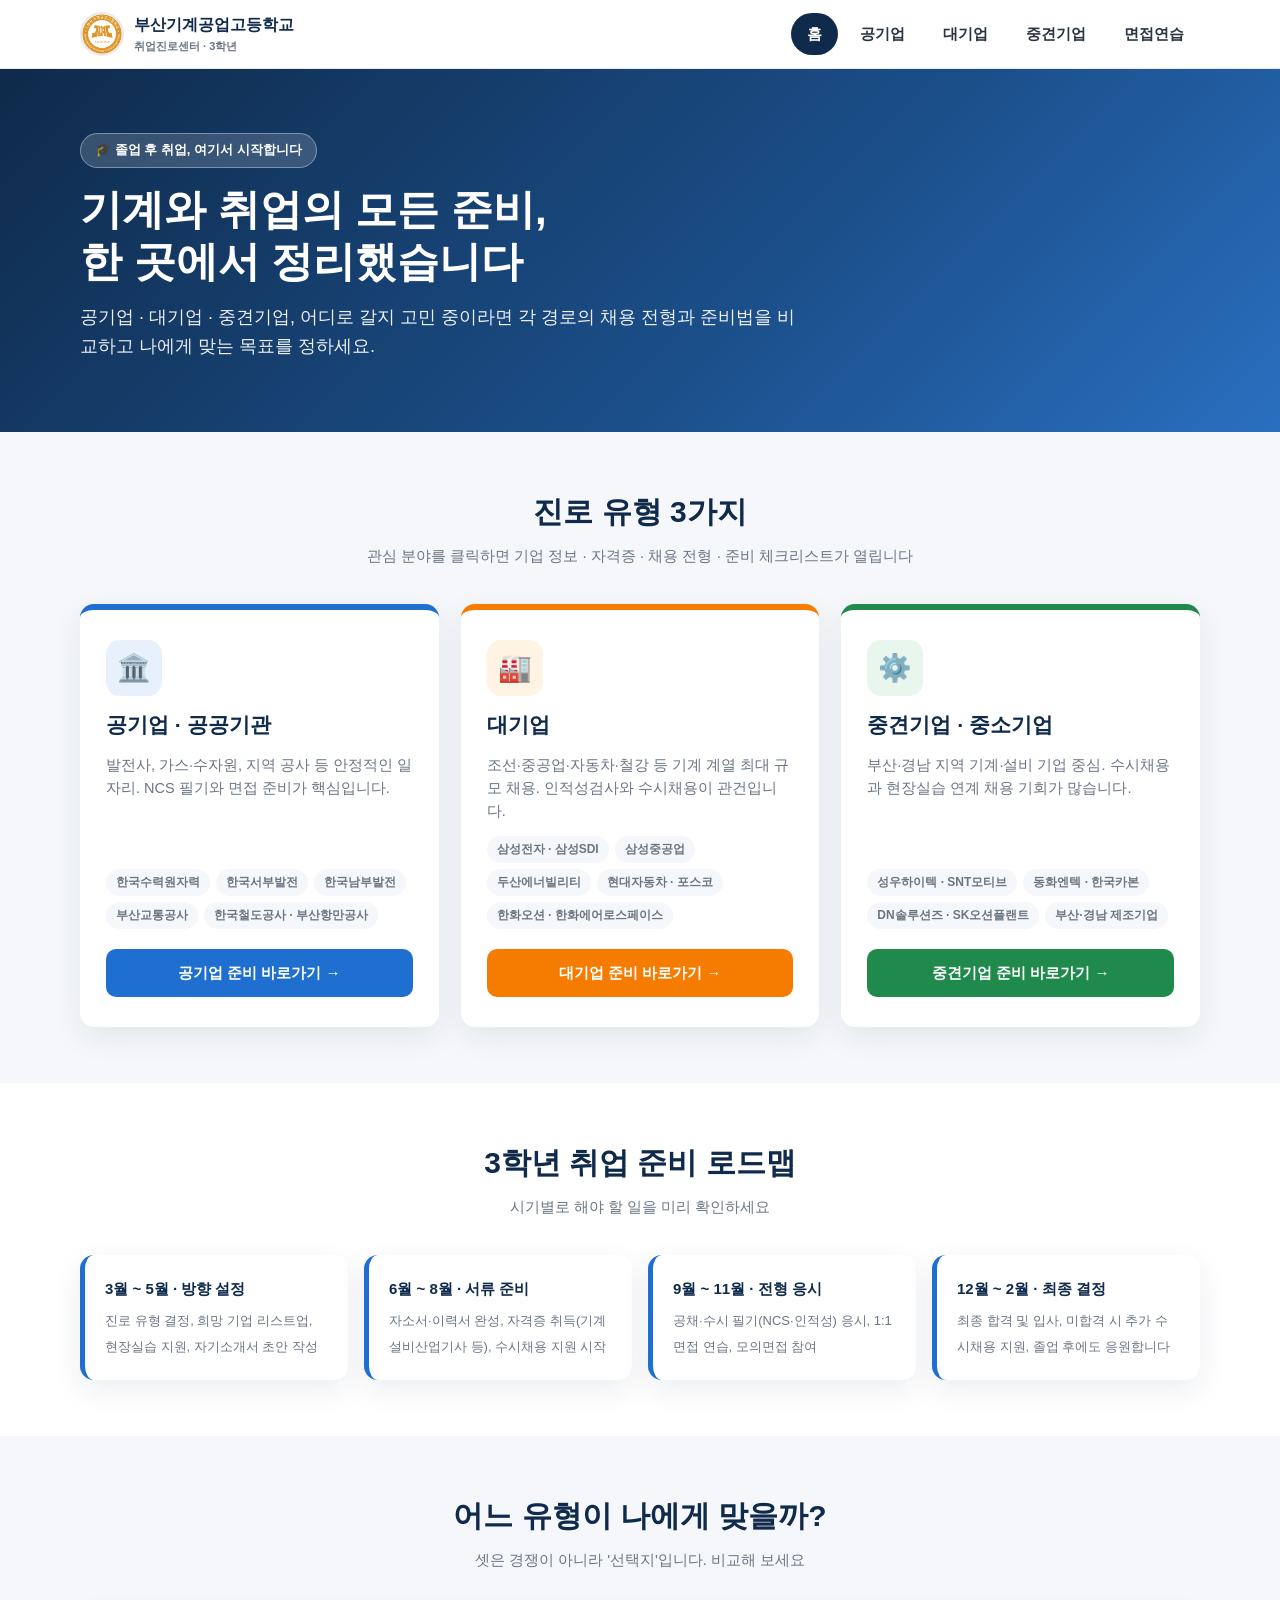
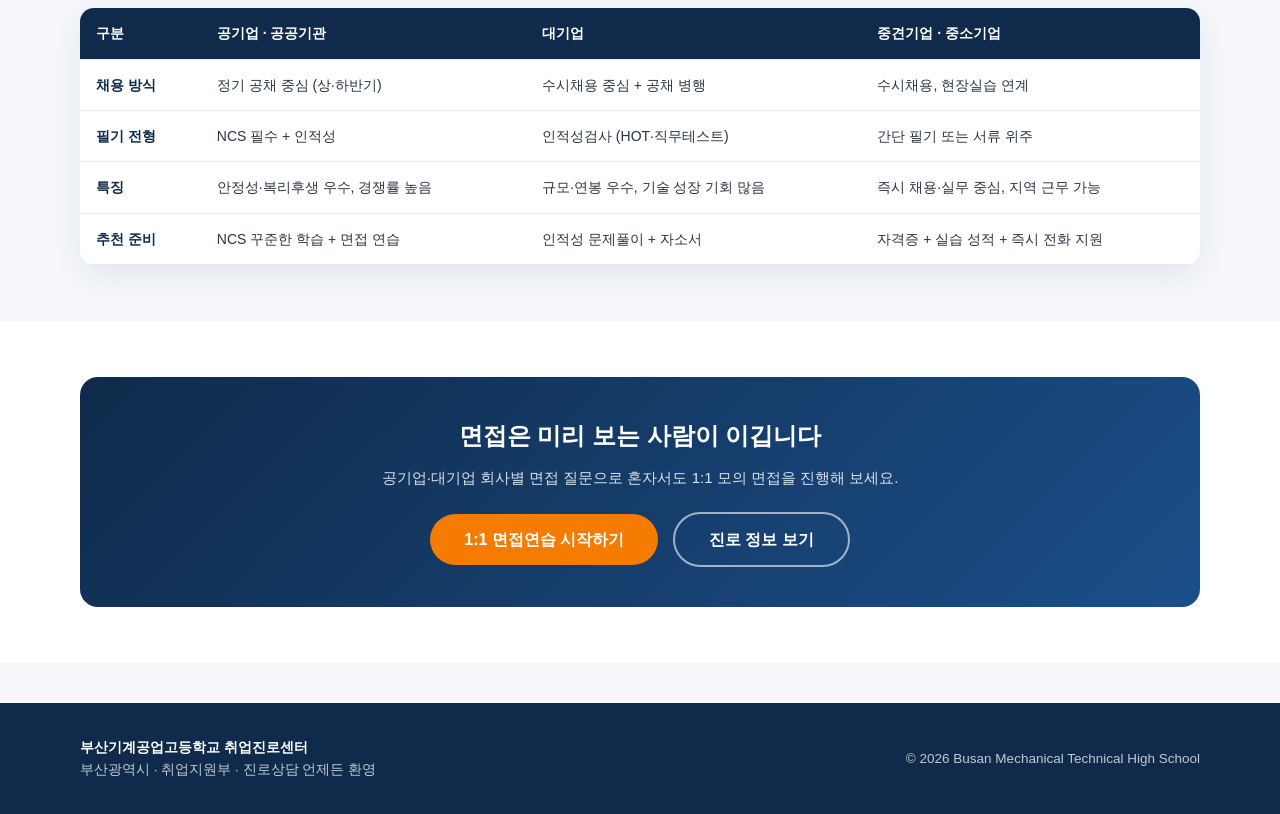
<file: index.html>
<!DOCTYPE html>
<html lang="ko">
<head>
  <meta charset="UTF-8">
  <meta name="viewport" content="width=device-width, initial-scale=1.0">
  <title>부산기계공업고등학교 취업진로센터</title>
  <link rel="icon" type="image/png" href="images.png">
  <link rel="stylesheet" href="css/style.css">
</head>
<body data-page="index">

  <header class="site-header">
    <div class="container header-inner">
      <a href="index.html" class="brand">
        <img src="images.png" alt="부산기계공업고등학교 로고" class="logo-img">
        <div>부산기계공업고등학교<small>취업진로센터 · 3학년</small></div>
      </a>
      <button class="menu-btn" aria-label="메뉴">☰</button>
      <nav class="gnav">
        <ul>
          <li><a href="index.html">홈</a></li>
          <li><a href="public.html">공기업</a></li>
          <li><a href="enterprise.html">대기업</a></li>
          <li><a href="midsize.html">중견기업</a></li>
          <li><a href="interview.html">면접연습</a></li>
        </ul>
      </nav>
    </div>
  </header>

  <section class="hero">
    <div class="container">
      <span class="badge">🎓 졸업 후 취업, 여기서 시작합니다</span>
      <h1>기계와 취업의 모든 준비,<br>한 곳에서 정리했습니다</h1>
      <p>공기업 · 대기업 · 중견기업, 어디로 갈지 고민 중이라면 각 경로의 채용 전형과 준비법을 비교하고 나에게 맞는 목표를 정하세요.</p>
    </div>
  </section>

  <section>
    <div class="container">
      <div class="section-title">
        <h2>진로 유형 3가지</h2>
        <p>관심 분야를 클릭하면 기업 정보 · 자격증 · 채용 전형 · 준비 체크리스트가 열립니다</p>
      </div>
      <div class="cat-grid">
        <a href="public.html" class="cat-card public">
          <div class="icon">🏛️</div>
          <h3>공기업 · 공공기관</h3>
          <p>발전사, 가스·수자원, 지역 공사 등 안정적인 일자리. NCS 필기와 면접 준비가 핵심입니다.</p>
          <ul>
            <li>한국수력원자력</li>
            <li>한국서부발전</li>
            <li>한국남부발전</li>
            <li>부산교통공사</li>
            <li>한국철도공사 · 부산항만공사</li>
          </ul>
          <div class="go">공기업 준비 바로가기 →</div>
        </a>
        <a href="enterprise.html" class="cat-card enterprise">
          <div class="icon">🏭</div>
          <h3>대기업</h3>
          <p>조선·중공업·자동차·철강 등 기계 계열 최대 규모 채용. 인적성검사와 수시채용이 관건입니다.</p>
          <ul>
            <li>삼성전자 · 삼성SDI</li>
            <li>삼성중공업</li>
            <li>두산에너빌리티</li>
            <li>현대자동차 · 포스코</li>
            <li>한화오션 · 한화에어로스페이스</li>
          </ul>
          <div class="go">대기업 준비 바로가기 →</div>
        </a>
        <a href="midsize.html" class="cat-card midsize">
          <div class="icon">⚙️</div>
          <h3>중견기업 · 중소기업</h3>
          <p>부산·경남 지역 기계·설비 기업 중심. 수시채용과 현장실습 연계 채용 기회가 많습니다.</p>
          <ul>
            <li>성우하이텍 · SNT모티브</li>
            <li>동화엔텍 · 한국카본</li>
            <li>DN솔루션즈 · SK오션플랜트</li>
            <li>부산·경남 제조기업</li>
          </ul>
          <div class="go">중견기업 준비 바로가기 →</div>
        </a>
      </div>
    </div>
  </section>

  <section style="background: var(--white);">
    <div class="container">
      <div class="section-title">
        <h2>3학년 취업 준비 로드맵</h2>
        <p>시기별로 해야 할 일을 미리 확인하세요</p>
      </div>
      <div class="timeline">
        <div class="step">
          <b>3월 ~ 5월 · 방향 설정</b>
          <span>진로 유형 결정, 희망 기업 리스트업, 현장실습 지원, 자기소개서 초안 작성</span>
        </div>
        <div class="step">
          <b>6월 ~ 8월 · 서류 준비</b>
          <span>자소서·이력서 완성, 자격증 취득(기계설비산업기사 등), 수시채용 지원 시작</span>
        </div>
        <div class="step">
          <b>9월 ~ 11월 · 전형 응시</b>
          <span>공채·수시 필기(NCS·인적성) 응시, 1:1 면접 연습, 모의면접 참여</span>
        </div>
        <div class="step">
          <b>12월 ~ 2월 · 최종 결정</b>
          <span>최종 합격 및 입사, 미합격 시 추가 수시채용 지원, 졸업 후에도 응원합니다</span>
        </div>
      </div>
    </div>
  </section>

  <section>
    <div class="container">
      <div class="section-title">
        <h2>어느 유형이 나에게 맞을까?</h2>
        <p>셋은 경쟁이 아니라 '선택지'입니다. 비교해 보세요</p>
      </div>
      <div class="table-wrap">
        <table>
          <thead>
            <tr>
              <th>구분</th>
              <th>공기업 · 공공기관</th>
              <th>대기업</th>
              <th>중견기업 · 중소기업</th>
            </tr>
          </thead>
          <tbody>
            <tr>
              <td><b>채용 방식</b></td>
              <td>정기 공채 중심 (상·하반기)</td>
              <td>수시채용 중심 + 공채 병행</td>
              <td>수시채용, 현장실습 연계</td>
            </tr>
            <tr>
              <td><b>필기 전형</b></td>
              <td>NCS 필수 + 인적성</td>
              <td>인적성검사 (HOT·직무테스트)</td>
              <td>간단 필기 또는 서류 위주</td>
            </tr>
            <tr>
              <td><b>특징</b></td>
              <td>안정성·복리후생 우수, 경쟁률 높음</td>
              <td>규모·연봉 우수, 기술 성장 기회 많음</td>
              <td>즉시 채용·실무 중심, 지역 근무 가능</td>
            </tr>
            <tr>
              <td><b>추천 준비</b></td>
              <td>NCS 꾸준한 학습 + 면접 연습</td>
              <td>인적성 문제풀이 + 자소서</td>
              <td>자격증 + 실습 성적 + 즉시 전화 지원</td>
            </tr>
          </tbody>
        </table>
      </div>
    </div>
  </section>

  <section style="background: var(--white);">
    <div class="container">
      <div class="cta">
        <h3>면접은 미리 보는 사람이 이깁니다</h3>
        <p>공기업·대기업 회사별 면접 질문으로 혼자서도 1:1 모의 면접을 진행해 보세요.</p>
        <a href="interview.html" class="btn">1:1 면접연습 시작하기</a>
        <a href="public.html" class="btn ghost">진로 정보 보기</a>
      </div>
    </div>
  </section>

  <footer class="site-footer">
    <div class="container footer-inner">
      <div><b>부산기계공업고등학교 취업진로센터</b><br>부산광역시 · 취업지원부 · 진로상담 언제든 환영</div>
      <div>© <span id="year"></span> Busan Mechanical Technical High School</div>
    </div>
  </footer>

  <script src="js/main.js"></script>
</body>
</html>
</file>
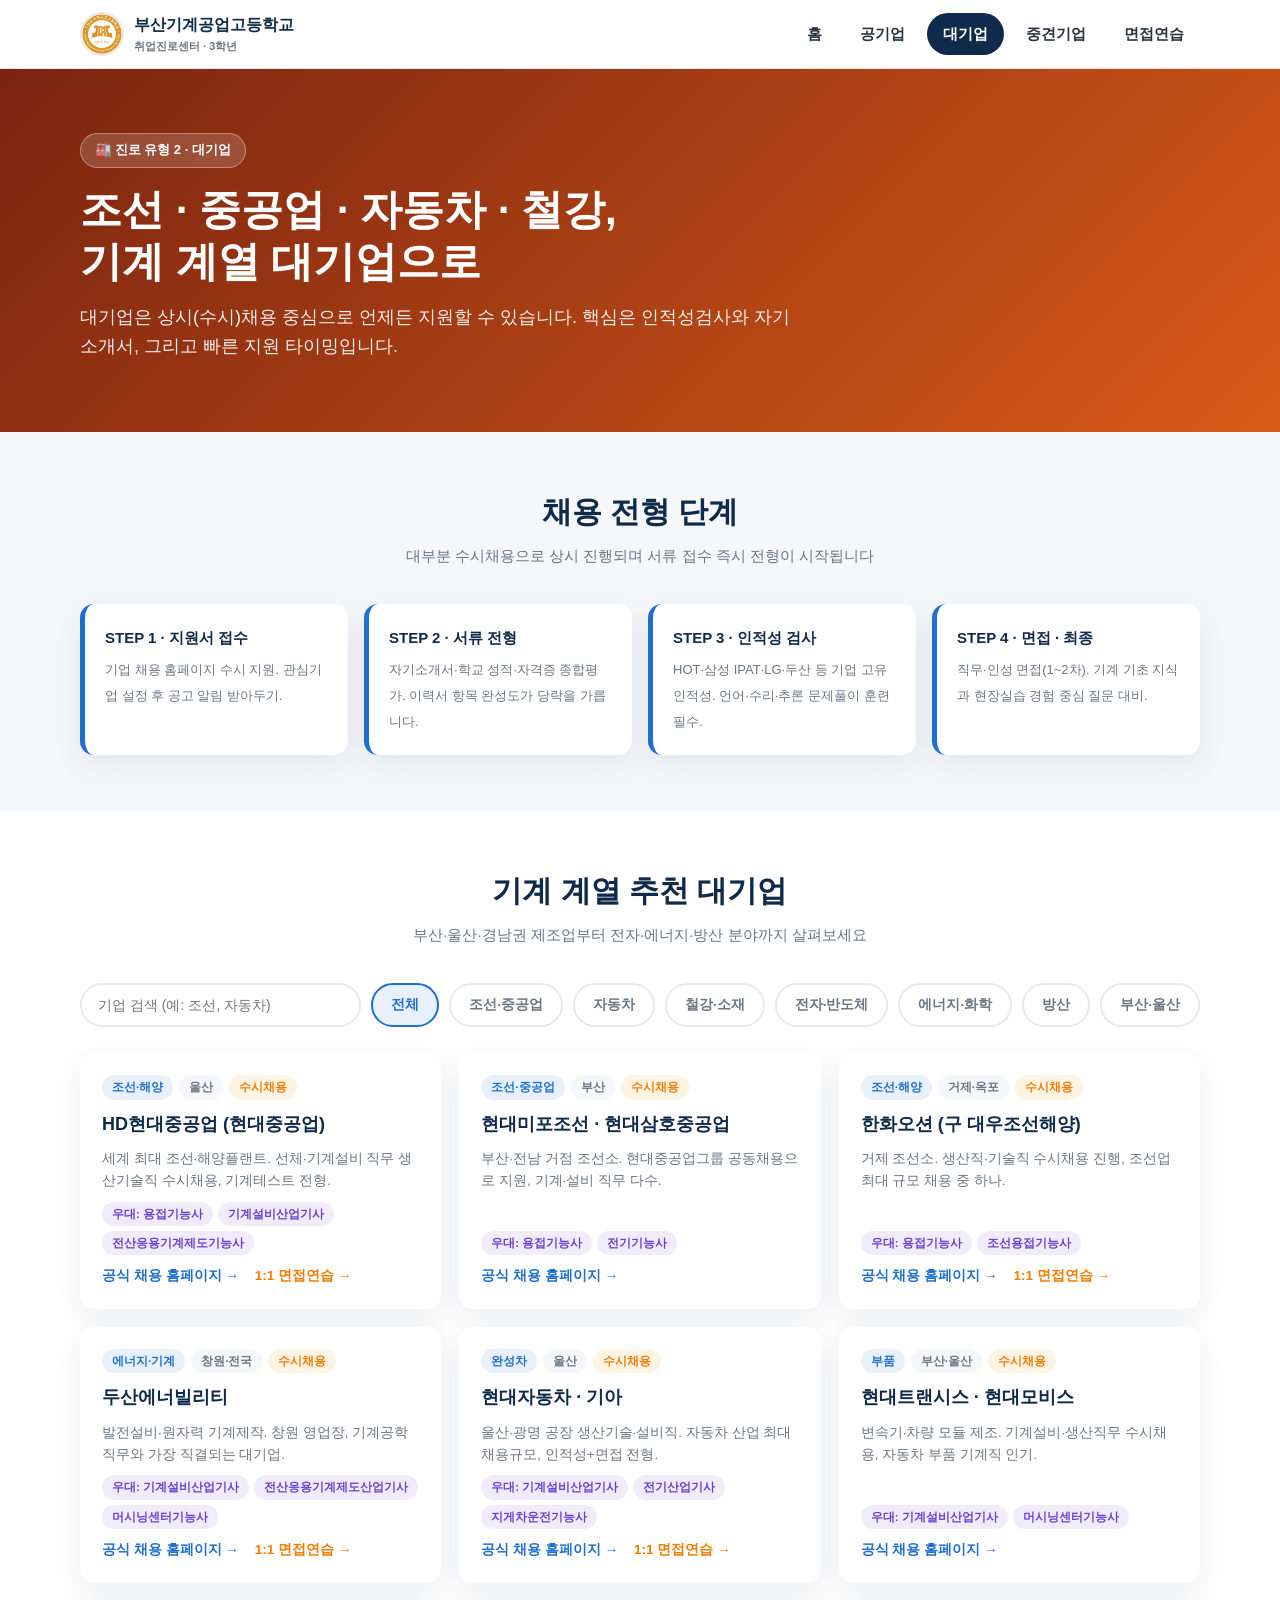
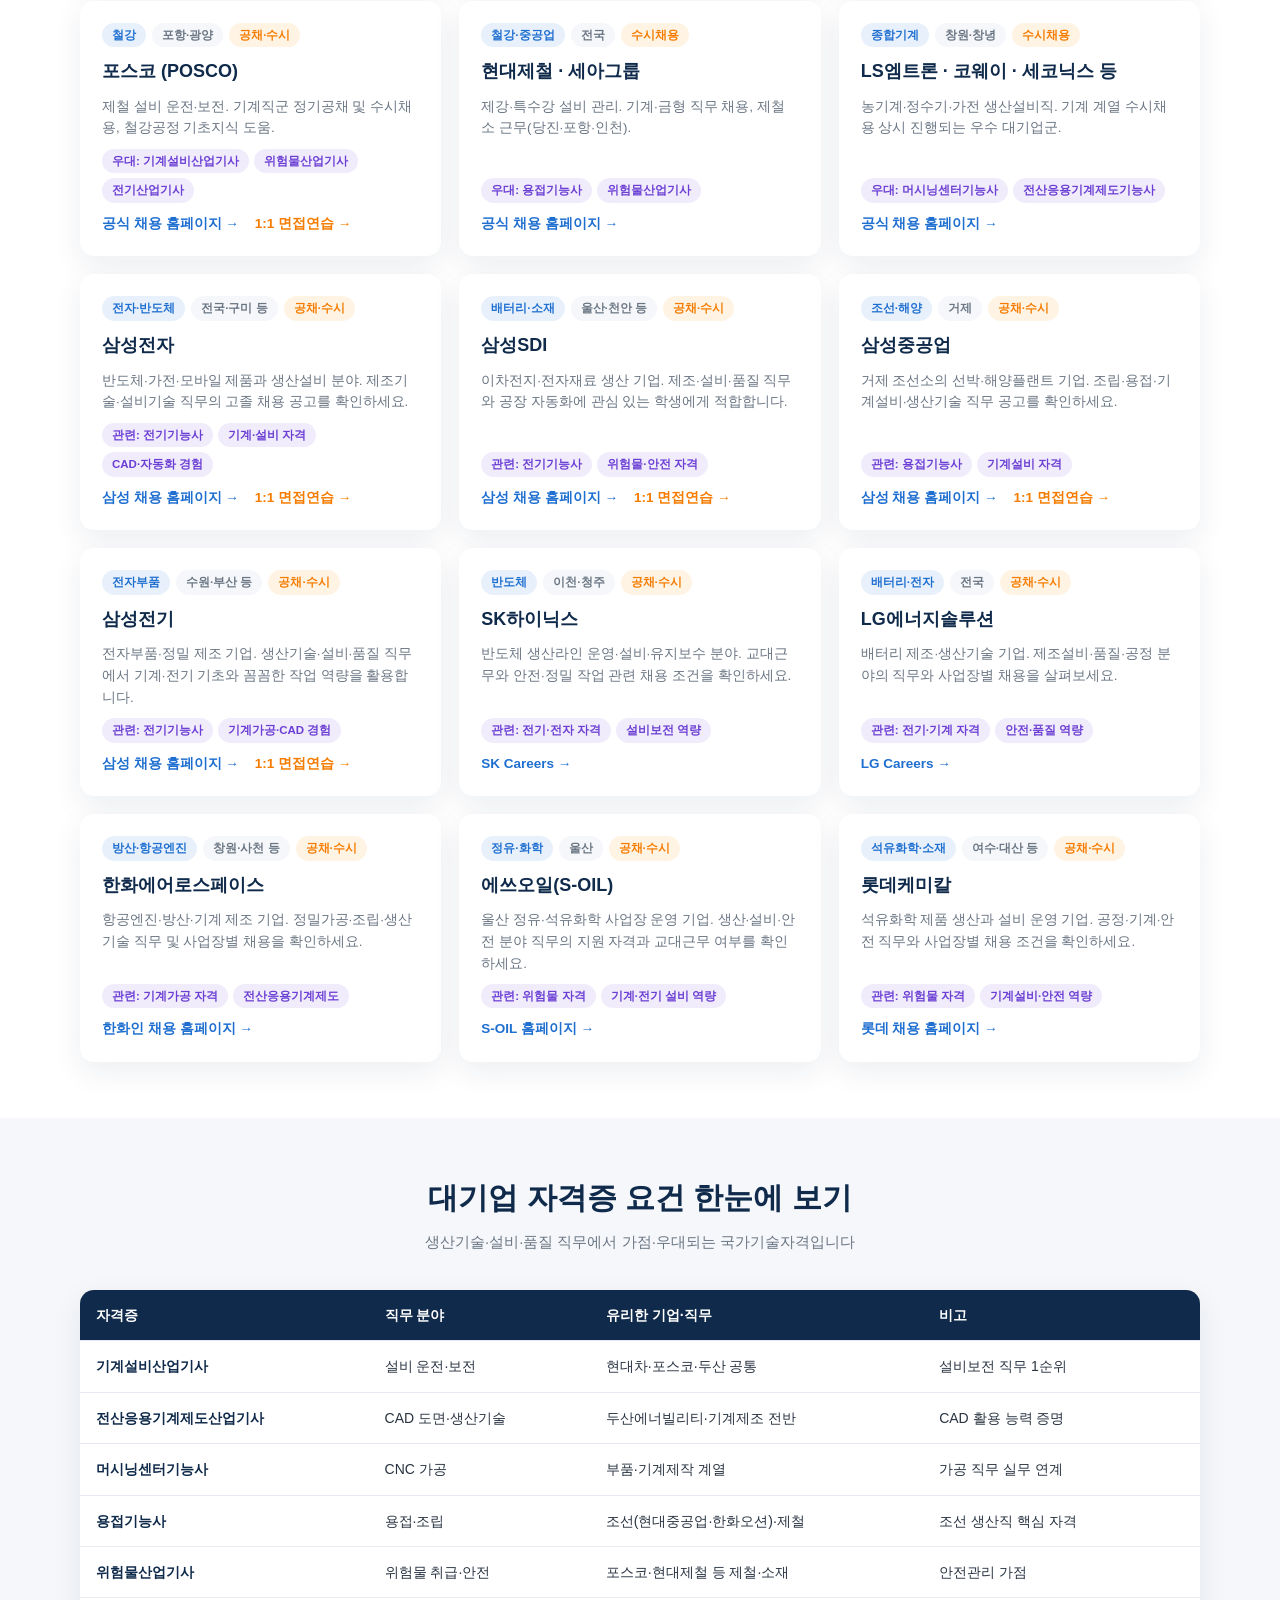
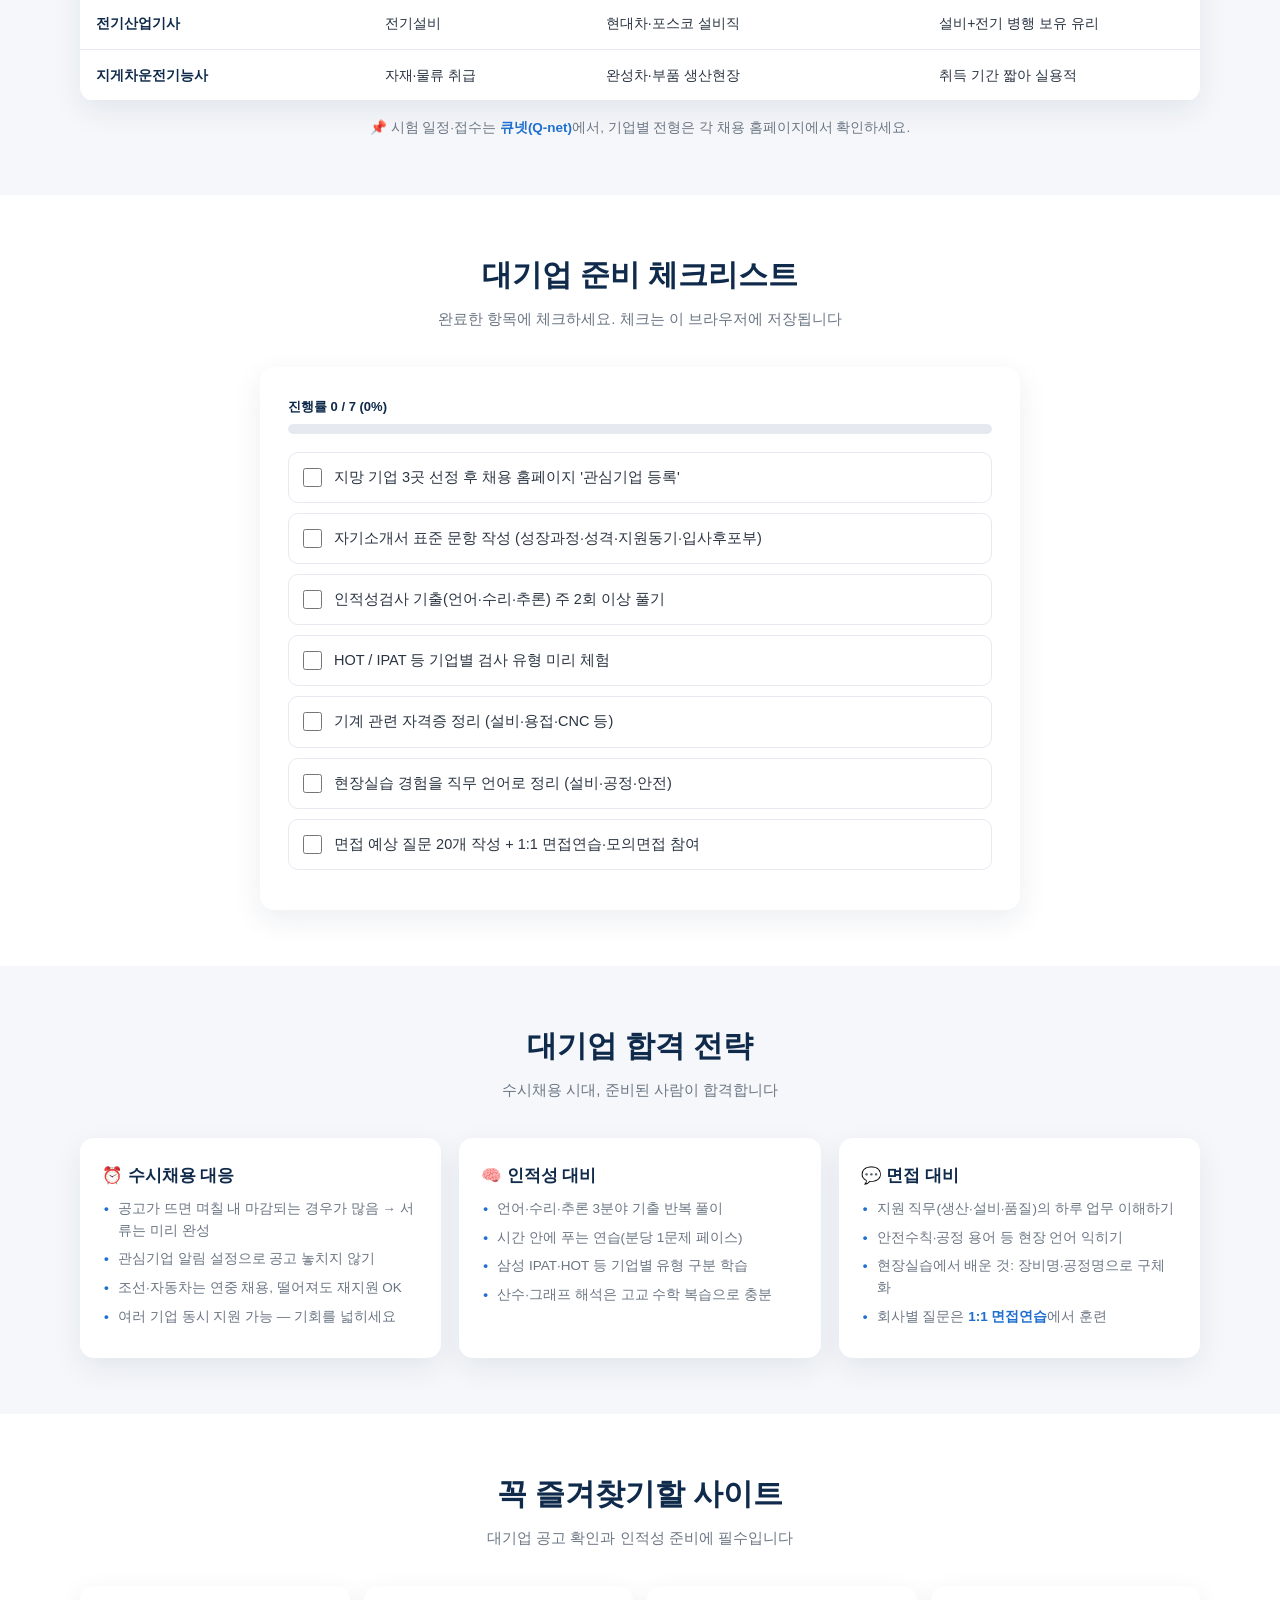
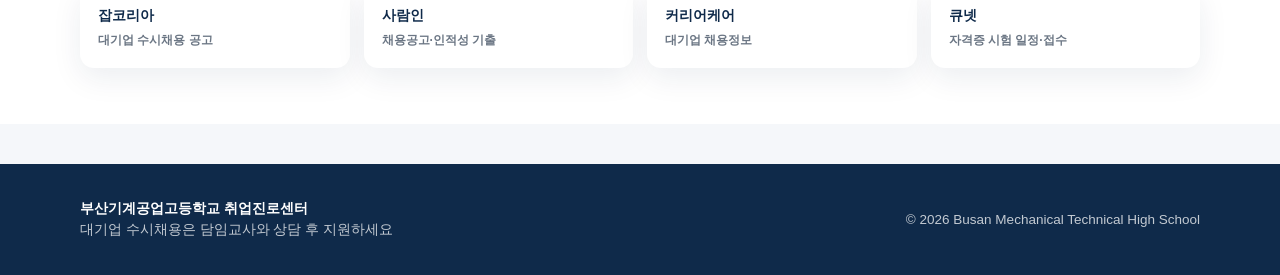
<file: enterprise.html>
<!DOCTYPE html>
<html lang="ko">
<head>
  <meta charset="UTF-8">
  <meta name="viewport" content="width=device-width, initial-scale=1.0">
  <title>대기업 | 부산기계공업고등학교 취업진로센터</title>
  <link rel="icon" type="image/png" href="images.png">
  <link rel="stylesheet" href="css/style.css">
</head>
<body data-page="enterprise.html">

  <header class="site-header">
    <div class="container header-inner">
      <a href="index.html" class="brand">
        <img src="images.png" alt="부산기계공업고등학교 로고" class="logo-img">
        <div>부산기계공업고등학교<small>취업진로센터 · 3학년</small></div>
      </a>
      <button class="menu-btn" aria-label="메뉴">☰</button>
      <nav class="gnav">
        <ul>
          <li><a href="index.html">홈</a></li>
          <li><a href="public.html">공기업</a></li>
          <li><a href="enterprise.html">대기업</a></li>
          <li><a href="midsize.html">중견기업</a></li>
          <li><a href="interview.html">면접연습</a></li>
        </ul>
      </nav>
    </div>
  </header>

  <section class="hero enterprise-hero">
    <div class="container">
      <span class="badge">🏭 진로 유형 2 · 대기업</span>
      <h1>조선 · 중공업 · 자동차 · 철강,<br>기계 계열 대기업으로</h1>
      <p>대기업은 상시(수시)채용 중심으로 언제든 지원할 수 있습니다. 핵심은 인적성검사와 자기소개서, 그리고 빠른 지원 타이밍입니다.</p>
    </div>
  </section>

  <section>
    <div class="container">
      <div class="section-title">
        <h2>채용 전형 단계</h2>
        <p>대부분 수시채용으로 상시 진행되며 서류 접수 즉시 전형이 시작됩니다</p>
      </div>
      <div class="timeline">
        <div class="step">
          <b>STEP 1 · 지원서 접수</b>
          <span>기업 채용 홈페이지 수시 지원. 관심기업 설정 후 공고 알림 받아두기.</span>
        </div>
        <div class="step">
          <b>STEP 2 · 서류 전형</b>
          <span>자기소개서·학교 성적·자격증 종합평가. 이력서 항목 완성도가 당락을 가릅니다.</span>
        </div>
        <div class="step">
          <b>STEP 3 · 인적성 검사</b>
          <span>HOT·삼성 IPAT·LG·두산 등 기업 고유 인적성. 언어·수리·추론 문제풀이 훈련 필수.</span>
        </div>
        <div class="step">
          <b>STEP 4 · 면접 · 최종</b>
          <span>직무·인성 면접(1~2차). 기계 기초 지식과 현장실습 경험 중심 질문 대비.</span>
        </div>
      </div>
    </div>
  </section>

  <section style="background: var(--white);">
    <div class="container">
      <div class="section-title">
        <h2>기계 계열 추천 대기업</h2>
        <p>부산·울산·경남권 제조업부터 전자·에너지·방산 분야까지 살펴보세요</p>
      </div>
      <div class="toolbar">
        <input type="search" id="companySearch" placeholder="기업 검색 (예: 조선, 자동차)">
        <button class="chip on" data-filter="all">전체</button>
        <button class="chip" data-filter="조선">조선·중공업</button>
        <button class="chip" data-filter="자동차">자동차</button>
        <button class="chip" data-filter="철강">철강·소재</button>
        <button class="chip" data-filter="전자">전자·반도체</button>
        <button class="chip" data-filter="에너지">에너지·화학</button>
        <button class="chip" data-filter="방산">방산</button>
        <button class="chip" data-filter="부산">부산·울산</button>
      </div>
      <div class="company-grid">
        <div class="company-card" data-tags="조선 중공업 부산">
          <div class="tag-row"><span class="tag field">조선·해양</span><span class="tag area">울산</span><span class="tag hire">수시채용</span></div>
          <h3>HD현대중공업 (현대중공업)</h3>
          <p>세계 최대 조선·해양플랜트. 선체·기계설비 직무 생산기술직 수시채용, 기계테스트 전형.</p>
          <div class="cert-row"><span class="tag cert">우대: 용접기능사</span><span class="tag cert">기계설비산업기사</span><span class="tag cert">전산응용기계제도기능사</span></div>
          <div class="link-row"><a class="link" href="https://www.hd.com/kr/hhi" target="_blank" rel="noopener">공식 채용 홈페이지 →</a><a class="link iv" href="interview.html?company=hdhmc">1:1 면접연습 →</a></div>
        </div>
        <div class="company-card" data-tags="조선 중공업 부산">
          <div class="tag-row"><span class="tag field">조선·중공업</span><span class="tag area">부산</span><span class="tag hire">수시채용</span></div>
          <h3>현대미포조선 · 현대삼호중공업</h3>
          <p>부산·전남 거점 조선소. 현대중공업그룹 공동채용으로 지원, 기계·설비 직무 다수.</p>
          <div class="cert-row"><span class="tag cert">우대: 용접기능사</span><span class="tag cert">전기기능사</span></div>
          <div class="link-row"><a class="link" href="https://www.hdhyundai.com" target="_blank" rel="noopener">공식 채용 홈페이지 →</a></div>
        </div>
        <div class="company-card" data-tags="중공업 부산">
          <div class="tag-row"><span class="tag field">조선·해양</span><span class="tag area">거제·옥포</span><span class="tag hire">수시채용</span></div>
          <h3>한화오션 (구 대우조선해양)</h3>
          <p>거제 조선소. 생산직·기술직 수시채용 진행, 조선업 최대 규모 채용 중 하나.</p>
          <div class="cert-row"><span class="tag cert">우대: 용접기능사</span><span class="tag cert">조선용접기능사</span></div>
          <div class="link-row"><a class="link" href="https://www.hanwha-ocean.com" target="_blank" rel="noopener">공식 채용 홈페이지 →</a><a class="link iv" href="interview.html?company=ocean">1:1 면접연습 →</a></div>
        </div>
        <div class="company-card" data-tags="중공업 전국">
          <div class="tag-row"><span class="tag field">에너지·기계</span><span class="tag area">창원·전국</span><span class="tag hire">수시채용</span></div>
          <h3>두산에너빌리티</h3>
          <p>발전설비·원자력 기계제작. 창원 영업장, 기계공학 직무와 가장 직결되는 대기업.</p>
          <div class="cert-row"><span class="tag cert">우대: 기계설비산업기사</span><span class="tag cert">전산응용기계제도산업기사</span><span class="tag cert">머시닝센터기능사</span></div>
          <div class="link-row"><a class="link" href="https://www.doosanenerbility.com" target="_blank" rel="noopener">공식 채용 홈페이지 →</a><a class="link iv" href="interview.html?company=doosan">1:1 면접연습 →</a></div>
        </div>
        <div class="company-card" data-tags="자동차 부산">
          <div class="tag-row"><span class="tag field">완성차</span><span class="tag area">울산</span><span class="tag hire">수시채용</span></div>
          <h3>현대자동차 · 기아</h3>
          <p>울산·광명 공장 생산기술·설비직. 자동차 산업 최대 채용규모, 인적성+면접 전형.</p>
          <div class="cert-row"><span class="tag cert">우대: 기계설비산업기사</span><span class="tag cert">전기산업기사</span><span class="tag cert">지게차운전기능사</span></div>
          <div class="link-row"><a class="link" href="https://talent.hyundai.com" target="_blank" rel="noopener">공식 채용 홈페이지 →</a><a class="link iv" href="interview.html?company=hyundai">1:1 면접연습 →</a></div>
        </div>
        <div class="company-card" data-tags="자동차 부산">
          <div class="tag-row"><span class="tag field">부품</span><span class="tag area">부산·울산</span><span class="tag hire">수시채용</span></div>
          <h3>현대트랜시스 · 현대모비스</h3>
          <p>변속기·차량 모듈 제조. 기계설비·생산직무 수시채용, 자동차 부품 기계직 인기.</p>
          <div class="cert-row"><span class="tag cert">우대: 기계설비산업기사</span><span class="tag cert">머시닝센터기능사</span></div>
          <div class="link-row"><a class="link" href="https://www.hyundai-transys.com" target="_blank" rel="noopener">공식 채용 홈페이지 →</a></div>
        </div>
        <div class="company-card" data-tags="철강 소재 전국">
          <div class="tag-row"><span class="tag field">철강</span><span class="tag area">포항·광양</span><span class="tag hire">공채·수시</span></div>
          <h3>포스코 (POSCO)</h3>
          <p>제철 설비 운전·보전. 기계직군 정기공채 및 수시채용, 철강공정 기초지식 도움.</p>
          <div class="cert-row"><span class="tag cert">우대: 기계설비산업기사</span><span class="tag cert">위험물산업기사</span><span class="tag cert">전기산업기사</span></div>
          <div class="link-row"><a class="link" href="https://recruit.posco.com" target="_blank" rel="noopener">공식 채용 홈페이지 →</a><a class="link iv" href="interview.html?company=posco">1:1 면접연습 →</a></div>
        </div>
        <div class="company-card" data-tags="철강 소재 전국">
          <div class="tag-row"><span class="tag field">철강·중공업</span><span class="tag area">전국</span><span class="tag hire">수시채용</span></div>
          <h3>현대제철 · 세아그룹</h3>
          <p>제강·특수강 설비 관리. 기계·금형 직무 채용, 제철소 근무(당진·포항·인천).</p>
          <div class="cert-row"><span class="tag cert">우대: 용접기능사</span><span class="tag cert">위험물산업기사</span></div>
          <div class="link-row"><a class="link" href="https://www.hyundai-steel.com" target="_blank" rel="noopener">공식 채용 홈페이지 →</a></div>
        </div>
        <div class="company-card" data-tags="전국">
          <div class="tag-row"><span class="tag field">종합기계</span><span class="tag area">창원·창녕</span><span class="tag hire">수시채용</span></div>
          <h3>LS엠트론 · 코웨이 · 세코닉스 등</h3>
          <p>농기계·정수기·가전 생산설비직. 기계 계열 수시채용 상시 진행되는 우수 대기업군.</p>
          <div class="cert-row"><span class="tag cert">우대: 머시닝센터기능사</span><span class="tag cert">전산응용기계제도기능사</span></div>
          <div class="link-row"><a class="link" href="https://www.ls-eltron.com" target="_blank" rel="noopener">공식 채용 홈페이지 →</a></div>
        </div>
        <div class="company-card" data-tags="전자 반도체 전국">
          <div class="tag-row"><span class="tag field">전자·반도체</span><span class="tag area">전국·구미 등</span><span class="tag hire">공채·수시</span></div>
          <h3>삼성전자</h3>
          <p>반도체·가전·모바일 제품과 생산설비 분야. 제조기술·설비기술 직무의 고졸 채용 공고를 확인하세요.</p>
          <div class="cert-row"><span class="tag cert">관련: 전기기능사</span><span class="tag cert">기계·설비 자격</span><span class="tag cert">CAD·자동화 경험</span></div>
          <div class="link-row"><a class="link" href="https://www.samsungcareers.com" target="_blank" rel="noopener">삼성 채용 홈페이지 →</a><a class="link iv" href="interview.html?company=samsung">1:1 면접연습 →</a></div>
        </div>
        <div class="company-card" data-tags="전자 에너지 부산 울산">
          <div class="tag-row"><span class="tag field">배터리·소재</span><span class="tag area">울산·천안 등</span><span class="tag hire">공채·수시</span></div>
          <h3>삼성SDI</h3>
          <p>이차전지·전자재료 생산 기업. 제조·설비·품질 직무와 공장 자동화에 관심 있는 학생에게 적합합니다.</p>
          <div class="cert-row"><span class="tag cert">관련: 전기기능사</span><span class="tag cert">위험물·안전 자격</span></div>
          <div class="link-row"><a class="link" href="https://www.samsungcareers.com" target="_blank" rel="noopener">삼성 채용 홈페이지 →</a><a class="link iv" href="interview.html?company=samsung-sdi">1:1 면접연습 →</a></div>
        </div>
        <div class="company-card" data-tags="조선 중공업 부산">
          <div class="tag-row"><span class="tag field">조선·해양</span><span class="tag area">거제</span><span class="tag hire">공채·수시</span></div>
          <h3>삼성중공업</h3>
          <p>거제 조선소의 선박·해양플랜트 기업. 조립·용접·기계설비·생산기술 직무 공고를 확인하세요.</p>
          <div class="cert-row"><span class="tag cert">관련: 용접기능사</span><span class="tag cert">기계설비 자격</span></div>
          <div class="link-row"><a class="link" href="https://www.samsungcareers.com" target="_blank" rel="noopener">삼성 채용 홈페이지 →</a><a class="link iv" href="interview.html?company=samsung-shi">1:1 면접연습 →</a></div>
        </div>
        <div class="company-card" data-tags="전자 부산 울산 전국">
          <div class="tag-row"><span class="tag field">전자부품</span><span class="tag area">수원·부산 등</span><span class="tag hire">공채·수시</span></div>
          <h3>삼성전기</h3>
          <p>전자부품·정밀 제조 기업. 생산기술·설비·품질 직무에서 기계·전기 기초와 꼼꼼한 작업 역량을 활용합니다.</p>
          <div class="cert-row"><span class="tag cert">관련: 전기기능사</span><span class="tag cert">기계가공·CAD 경험</span></div>
          <div class="link-row"><a class="link" href="https://www.samsungcareers.com" target="_blank" rel="noopener">삼성 채용 홈페이지 →</a><a class="link iv" href="interview.html?company=samsung">1:1 면접연습 →</a></div>
        </div>
        <div class="company-card" data-tags="전자 반도체 전국">
          <div class="tag-row"><span class="tag field">반도체</span><span class="tag area">이천·청주</span><span class="tag hire">공채·수시</span></div>
          <h3>SK하이닉스</h3>
          <p>반도체 생산라인 운영·설비·유지보수 분야. 교대근무와 안전·정밀 작업 관련 채용 조건을 확인하세요.</p>
          <div class="cert-row"><span class="tag cert">관련: 전기·전자 자격</span><span class="tag cert">설비보전 역량</span></div>
          <div class="link-row"><a class="link" href="https://www.skcareers.com" target="_blank" rel="noopener">SK Careers →</a></div>
        </div>
        <div class="company-card" data-tags="전자 에너지 전국">
          <div class="tag-row"><span class="tag field">배터리·전자</span><span class="tag area">전국</span><span class="tag hire">공채·수시</span></div>
          <h3>LG에너지솔루션</h3>
          <p>배터리 제조·생산기술 기업. 제조설비·품질·공정 분야의 직무와 사업장별 채용을 살펴보세요.</p>
          <div class="cert-row"><span class="tag cert">관련: 전기·기계 자격</span><span class="tag cert">안전·품질 역량</span></div>
          <div class="link-row"><a class="link" href="https://careers.lg.com" target="_blank" rel="noopener">LG Careers →</a></div>
        </div>
        <div class="company-card" data-tags="방산 중공업 부산 전국">
          <div class="tag-row"><span class="tag field">방산·항공엔진</span><span class="tag area">창원·사천 등</span><span class="tag hire">공채·수시</span></div>
          <h3>한화에어로스페이스</h3>
          <p>항공엔진·방산·기계 제조 기업. 정밀가공·조립·생산기술 직무 및 사업장별 채용을 확인하세요.</p>
          <div class="cert-row"><span class="tag cert">관련: 기계가공 자격</span><span class="tag cert">전산응용기계제도</span></div>
          <div class="link-row"><a class="link" href="https://www.hanwhain.com" target="_blank" rel="noopener">한화인 채용 홈페이지 →</a></div>
        </div>
        <div class="company-card" data-tags="에너지 전국">
          <div class="tag-row"><span class="tag field">정유·화학</span><span class="tag area">울산</span><span class="tag hire">공채·수시</span></div>
          <h3>에쓰오일(S-OIL)</h3>
          <p>울산 정유·석유화학 사업장 운영 기업. 생산·설비·안전 분야 직무의 지원 자격과 교대근무 여부를 확인하세요.</p>
          <div class="cert-row"><span class="tag cert">관련: 위험물 자격</span><span class="tag cert">기계·전기 설비 역량</span></div>
          <div class="link-row"><a class="link" href="https://www.s-oil.com" target="_blank" rel="noopener">S-OIL 홈페이지 →</a></div>
        </div>
        <div class="company-card" data-tags="에너지 전국">
          <div class="tag-row"><span class="tag field">석유화학·소재</span><span class="tag area">여수·대산 등</span><span class="tag hire">공채·수시</span></div>
          <h3>롯데케미칼</h3>
          <p>석유화학 제품 생산과 설비 운영 기업. 공정·기계·안전 직무와 사업장별 채용 조건을 확인하세요.</p>
          <div class="cert-row"><span class="tag cert">관련: 위험물 자격</span><span class="tag cert">기계설비·안전 역량</span></div>
          <div class="link-row"><a class="link" href="https://career.lotte.co.kr" target="_blank" rel="noopener">롯데 채용 홈페이지 →</a></div>
        </div>
      </div>
      <p class="empty-msg" id="emptyMsg">검색 결과가 없습니다. 다른 키워드로 찾아보세요.</p>
    </div>
  </section>

  <section>
    <div class="container">
      <div class="section-title">
        <h2>대기업 자격증 요건 한눈에 보기</h2>
        <p>생산기술·설비·품질 직무에서 가점·우대되는 국가기술자격입니다</p>
      </div>
      <div class="table-wrap">
        <table>
          <thead>
            <tr>
              <th>자격증</th>
              <th>직무 분야</th>
              <th>유리한 기업·직무</th>
              <th>비고</th>
            </tr>
          </thead>
          <tbody>
            <tr>
              <td><b>기계설비산업기사</b></td>
              <td>설비 운전·보전</td>
              <td>현대차·포스코·두산 공통</td>
              <td>설비보전 직무 1순위</td>
            </tr>
            <tr>
              <td><b>전산응용기계제도산업기사</b></td>
              <td>CAD 도면·생산기술</td>
              <td>두산에너빌리티·기계제조 전반</td>
              <td>CAD 활용 능력 증명</td>
            </tr>
            <tr>
              <td><b>머시닝센터기능사</b></td>
              <td>CNC 가공</td>
              <td>부품·기계제작 계열</td>
              <td>가공 직무 실무 연계</td>
            </tr>
            <tr>
              <td><b>용접기능사</b></td>
              <td>용접·조립</td>
              <td>조선(현대중공업·한화오션)·제철</td>
              <td>조선 생산직 핵심 자격</td>
            </tr>
            <tr>
              <td><b>위험물산업기사</b></td>
              <td>위험물 취급·안전</td>
              <td>포스코·현대제철 등 제철·소재</td>
              <td>안전관리 가점</td>
            </tr>
            <tr>
              <td><b>전기산업기사</b></td>
              <td>전기설비</td>
              <td>현대차·포스코 설비직</td>
              <td>설비+전기 병행 보유 유리</td>
            </tr>
            <tr>
              <td><b>지게차운전기능사</b></td>
              <td>자재·물류 취급</td>
              <td>완성차·부품 생산현장</td>
              <td>취득 기간 짧아 실용적</td>
            </tr>
          </tbody>
        </table>
      </div>
      <p class="cert-note">📌 시험 일정·접수는 <a href="https://www.q-net.or.kr" target="_blank" rel="noopener">큐넷(Q-net)</a>에서, 기업별 전형은 각 채용 홈페이지에서 확인하세요.</p>
    </div>
  </section>

  <section style="background: var(--white);">
    <div class="container">
      <div class="section-title">
        <h2>대기업 준비 체크리스트</h2>
        <p>완료한 항목에 체크하세요. 체크는 이 브라우저에 저장됩니다</p>
      </div>
      <div class="check-panel">
        <div class="progress-wrap">
          <span class="progress-text" id="progressText"></span>
          <div class="progress-bar"><div id="progressBar"></div></div>
        </div>
        <label><input type="checkbox">지망 기업 3곳 선정 후 채용 홈페이지 '관심기업 등록'</label>
        <label><input type="checkbox">자기소개서 표준 문항 작성 (성장과정·성격·지원동기·입사후포부)</label>
        <label><input type="checkbox">인적성검사 기출(언어·수리·추론) 주 2회 이상 풀기</label>
        <label><input type="checkbox">HOT / IPAT 등 기업별 검사 유형 미리 체험</label>
        <label><input type="checkbox">기계 관련 자격증 정리 (설비·용접·CNC 등)</label>
        <label><input type="checkbox">현장실습 경험을 직무 언어로 정리 (설비·공정·안전)</label>
        <label><input type="checkbox">면접 예상 질문 20개 작성 + 1:1 면접연습·모의면접 참여</label>
      </div>
    </div>
  </section>

  <section>
    <div class="container">
      <div class="section-title">
        <h2>대기업 합격 전략</h2>
        <p>수시채용 시대, 준비된 사람이 합격합니다</p>
      </div>
      <div class="tip-grid">
        <div class="tip-card">
          <h4>⏰ 수시채용 대응</h4>
          <ul>
            <li>공고가 뜨면 며칠 내 마감되는 경우가 많음 → 서류는 미리 완성</li>
            <li>관심기업 알림 설정으로 공고 놓치지 않기</li>
            <li>조선·자동차는 연중 채용, 떨어져도 재지원 OK</li>
            <li>여러 기업 동시 지원 가능 — 기회를 넓히세요</li>
          </ul>
        </div>
        <div class="tip-card">
          <h4>🧠 인적성 대비</h4>
          <ul>
            <li>언어·수리·추론 3분야 기출 반복 풀이</li>
            <li>시간 안에 푸는 연습(분당 1문제 페이스)</li>
            <li>삼성 IPAT·HOT 등 기업별 유형 구분 학습</li>
            <li>산수·그래프 해석은 고교 수학 복습으로 충분</li>
          </ul>
        </div>
        <div class="tip-card">
          <h4>💬 면접 대비</h4>
          <ul>
            <li>지원 직무(생산·설비·품질)의 하루 업무 이해하기</li>
            <li>안전수칙·공정 용어 등 현장 언어 익히기</li>
            <li>현장실습에서 배운 것: 장비명·공정명으로 구체화</li>
            <li>회사별 질문은 <a href="interview.html" style="color:var(--blue);font-weight:800;">1:1 면접연습</a>에서 훈련</li>
          </ul>
        </div>
      </div>
    </div>
  </section>

  <section style="background: var(--white);">
    <div class="container">
      <div class="section-title">
        <h2>꼭 즐겨찾기할 사이트</h2>
        <p>대기업 공고 확인과 인적성 준비에 필수입니다</p>
      </div>
      <div class="link-grid">
        <a class="link-card" href="https://www.jobkorea.co.kr" target="_blank" rel="noopener">잡코리아<span>대기업 수시채용 공고</span></a>
        <a class="link-card" href="https://www.saramin.co.kr" target="_blank" rel="noopener">사람인<span>채용공고·인적성 기출</span></a>
        <a class="link-card" href="https://www.drive.co.kr" target="_blank" rel="noopener">커리어케어<span>대기업 채용정보</span></a>
        <a class="link-card" href="https://www.q-net.or.kr" target="_blank" rel="noopener">큐넷<span>자격증 시험 일정·접수</span></a>
      </div>
    </div>
  </section>

  <footer class="site-footer">
    <div class="container footer-inner">
      <div><b>부산기계공업고등학교 취업진로센터</b><br>대기업 수시채용은 담임교사와 상담 후 지원하세요</div>
      <div>© <span id="year"></span> Busan Mechanical Technical High School</div>
    </div>
  </footer>

  <script src="js/main.js"></script>
</body>
</html>
</file>
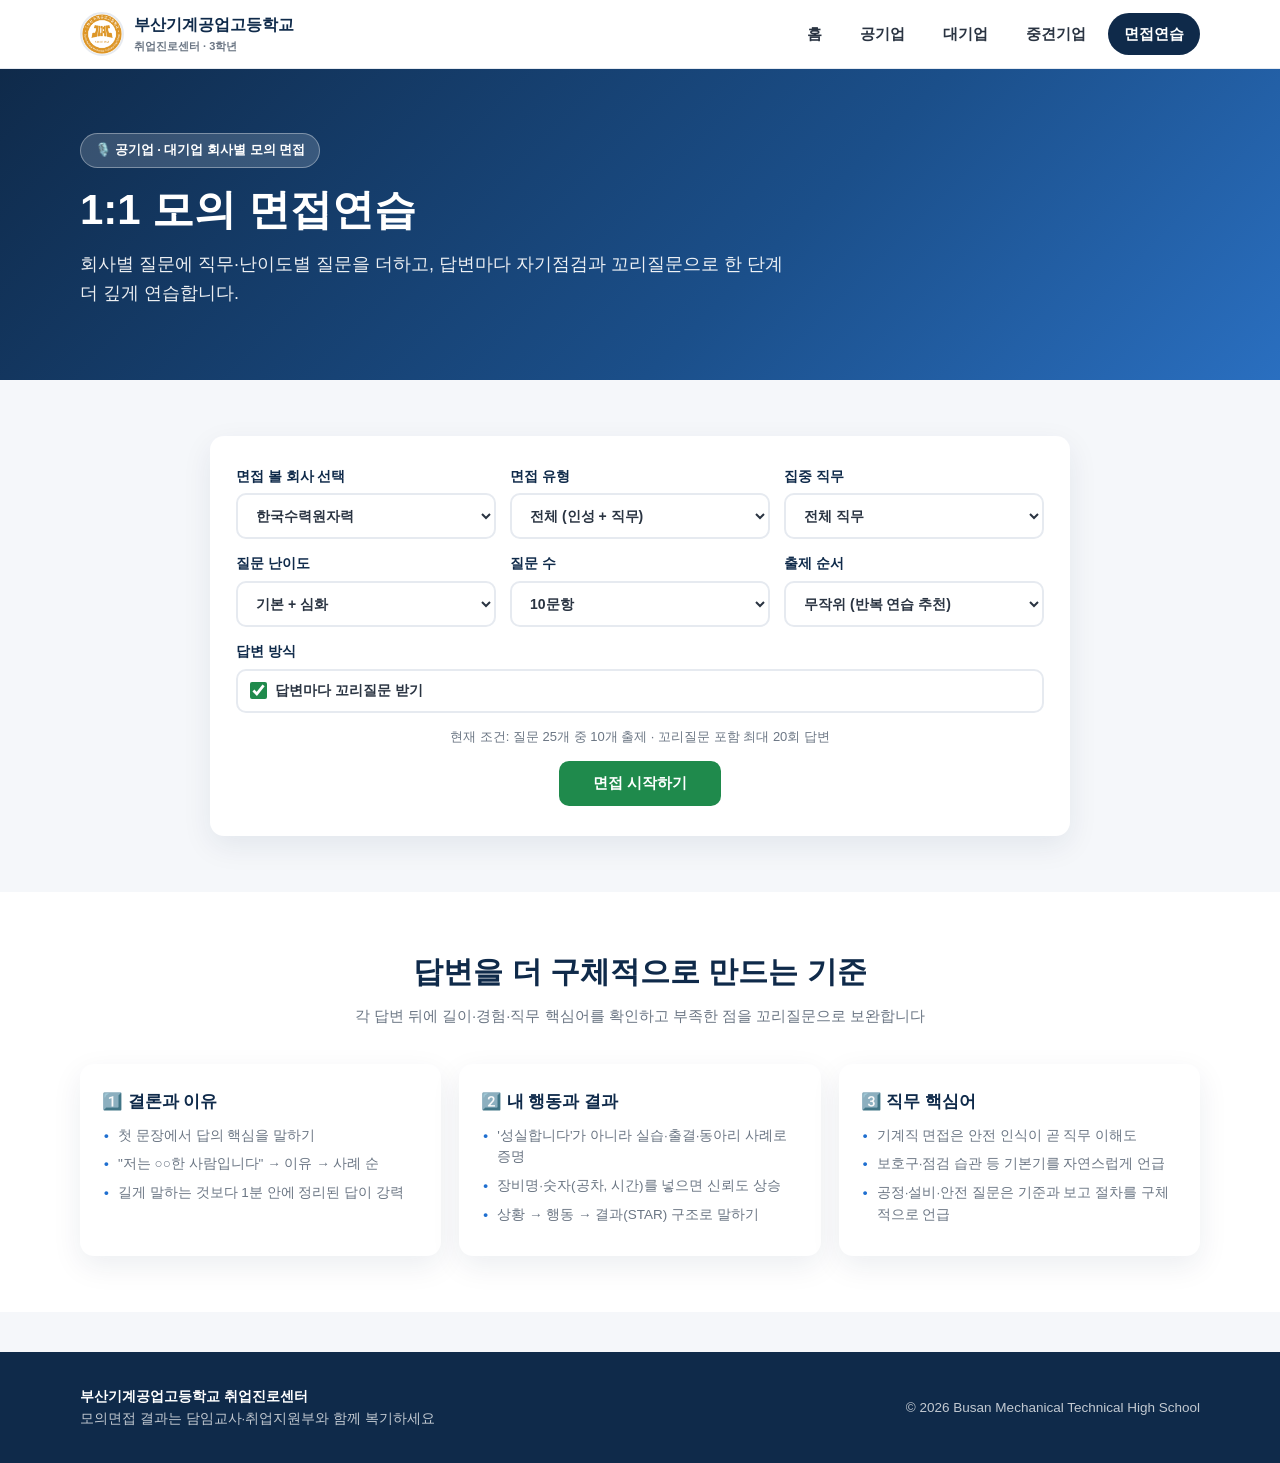
<file: interview.html>
<!DOCTYPE html>
<html lang="ko">
<head>
  <meta charset="UTF-8">
  <meta name="viewport" content="width=device-width, initial-scale=1.0">
  <title>1:1 모의 면접연습 | 부산기계공업고등학교 취업진로센터</title>
  <link rel="icon" type="image/png" href="images.png">
  <link rel="stylesheet" href="css/style.css">
</head>
<body data-page="interview.html">

  <header class="site-header">
    <div class="container header-inner">
      <a href="index.html" class="brand">
        <img src="images.png" alt="부산기계공업고등학교 로고" class="logo-img">
        <div>부산기계공업고등학교<small>취업진로센터 · 3학년</small></div>
      </a>
      <button class="menu-btn" aria-label="메뉴">☰</button>
      <nav class="gnav">
        <ul>
          <li><a href="index.html">홈</a></li>
          <li><a href="public.html">공기업</a></li>
          <li><a href="enterprise.html">대기업</a></li>
          <li><a href="midsize.html">중견기업</a></li>
          <li><a href="interview.html">면접연습</a></li>
        </ul>
      </nav>
    </div>
  </header>

  <section class="hero">
    <div class="container">
      <span class="badge">🎙️ 공기업 · 대기업 회사별 모의 면접</span>
      <h1>1:1 모의 면접연습</h1>
      <p>회사별 질문에 직무·난이도별 질문을 더하고, 답변마다 자기점검과 꼬리질문으로 한 단계 더 깊게 연습합니다.</p>
    </div>
  </section>

  <section>
    <div class="container">
      <div class="setup-panel" id="setupPanel">
        <label>
          면접 볼 회사 선택
          <select id="companySelect" class="select">
            <optgroup label="공기업 · 공공기관" data-group="공기업">
              <option value="khnp">한국수력원자력</option>
              <option value="kowepo">한국서부발전 등 발전본부</option>
              <option value="kogas">한국가스공사</option>
              <option value="kospo">한국남부발전</option>
              <option value="kwater">한국수자원공사 (K-water)</option>
              <option value="humetro">부산교통공사</option>
              <option value="korail">한국철도공사</option>
              <option value="bpa">부산항만공사</option>
            </optgroup>
            <optgroup label="대기업" data-group="대기업">
              <option value="samsung">삼성전자 · 삼성전기</option>
              <option value="samsung-sdi">삼성SDI</option>
              <option value="samsung-shi">삼성중공업</option>
              <option value="hdhmc">HD현대중공업</option>
              <option value="ocean">한화오션</option>
              <option value="doosan">두산에너빌리티</option>
              <option value="hyundai">현대자동차 · 기아</option>
              <option value="posco">포스코</option>
            </optgroup>
            <optgroup label="기타" data-group="기타">
              <option value="generic">중견기업 · 중소기업 공통</option>
            </optgroup>
          </select>
        </label>
        <label>
          면접 유형
          <select id="typeSelect" class="select">
            <option value="all">전체 (인성 + 직무)</option>
            <option value="인성">인성면접만</option>
            <option value="직무">직무면접만</option>
          </select>
        </label>
        <label>
          집중 직무
          <select id="roleSelect" class="select">
            <option value="all">전체 직무</option>
            <option value="production">생산·공정</option>
            <option value="maintenance">설비보전</option>
            <option value="machining">가공·용접</option>
            <option value="quality">품질·안전</option>
          </select>
        </label>
        <label>
          질문 난이도
          <select id="levelSelect" class="select">
            <option value="all">기본 + 심화</option>
            <option value="기본">기본 질문</option>
            <option value="심화">심화·상황 질문</option>
          </select>
        </label>
        <label>
          질문 수
          <select id="countSelect" class="select">
            <option value="5">5문항</option>
            <option value="10" selected>10문항</option>
            <option value="20">20문항</option>
            <option value="all">전체 질문</option>
          </select>
        </label>
        <label>
          출제 순서
          <select id="orderSelect" class="select">
            <option value="random" selected>무작위 (반복 연습 추천)</option>
            <option value="sequential">순서대로</option>
          </select>
        </label>
        <label class="followup-option">
          <span>답변 방식</span>
          <span class="followup-check"><input id="followupSelect" type="checkbox" checked> 답변마다 꼬리질문 받기</span>
        </label>
        <p class="question-availability" id="questionAvailability" aria-live="polite"></p>
        <button class="start-btn" id="startBtn">면접 시작하기</button>
      </div>

      <div class="chat-box" id="chatBox" style="display: none;">
        <div class="chat-head">
          <span id="chatTitle"></span>
          <span>진행 <span id="chatProgress"></span> <button class="end-btn" id="endBtn">종료</button></span>
        </div>
        <div class="chat-log" id="chatLog"></div>
        <div class="retry-wrap" id="retryWrap" style="display: none;">
          <p>같은 조건으로 다시 시작합니다. 무작위 출제에서는 질문 조합이 새로 바뀝니다.</p>
          <button class="start-btn" id="retryBtn">같은 조건으로 다시 연습</button>
        </div>
        <div class="chat-input">
          <textarea id="answerInput" placeholder="결론 → 구체적인 경험·행동 → 결과 순으로 답해 보세요. Enter로 전송, Shift+Enter는 줄바꿈"></textarea>
          <button id="sendBtn">전송</button>
        </div>
      </div>
    </div>
  </section>

  <section style="background: var(--white);">
    <div class="container">
      <div class="section-title">
        <h2>답변을 더 구체적으로 만드는 기준</h2>
        <p>각 답변 뒤에 길이·경험·직무 핵심어를 확인하고 부족한 점을 꼬리질문으로 보완합니다</p>
      </div>
      <div class="tip-grid">
        <div class="tip-card">
            <h4>1️⃣ 결론과 이유</h4>
          <ul>
            <li>첫 문장에서 답의 핵심을 말하기</li>
            <li>"저는 ○○한 사람입니다" → 이유 → 사례 순</li>
            <li>길게 말하는 것보다 1분 안에 정리된 답이 강력</li>
          </ul>
        </div>
        <div class="tip-card">
            <h4>2️⃣ 내 행동과 결과</h4>
          <ul>
            <li>'성실합니다'가 아니라 실습·출결·동아리 사례로 증명</li>
            <li>장비명·숫자(공차, 시간)를 넣으면 신뢰도 상승</li>
            <li>상황 → 행동 → 결과(STAR) 구조로 말하기</li>
          </ul>
        </div>
        <div class="tip-card">
            <h4>3️⃣ 직무 핵심어</h4>
          <ul>
            <li>기계직 면접은 안전 인식이 곧 직무 이해도</li>
            <li>보호구·점검 습관 등 기본기를 자연스럽게 언급</li>
            <li>공정·설비·안전 질문은 기준과 보고 절차를 구체적으로 언급</li>
          </ul>
        </div>
      </div>
    </div>
  </section>

  <footer class="site-footer">
    <div class="container footer-inner">
      <div><b>부산기계공업고등학교 취업진로센터</b><br>모의면접 결과는 담임교사·취업지원부와 함께 복기하세요</div>
      <div>© <span id="year"></span> Busan Mechanical Technical High School</div>
    </div>
  </footer>

  <script src="js/main.js"></script>
  <script src="js/interview-data.js"></script>
  <script src="js/interview.js"></script>
</body>
</html>
</file>
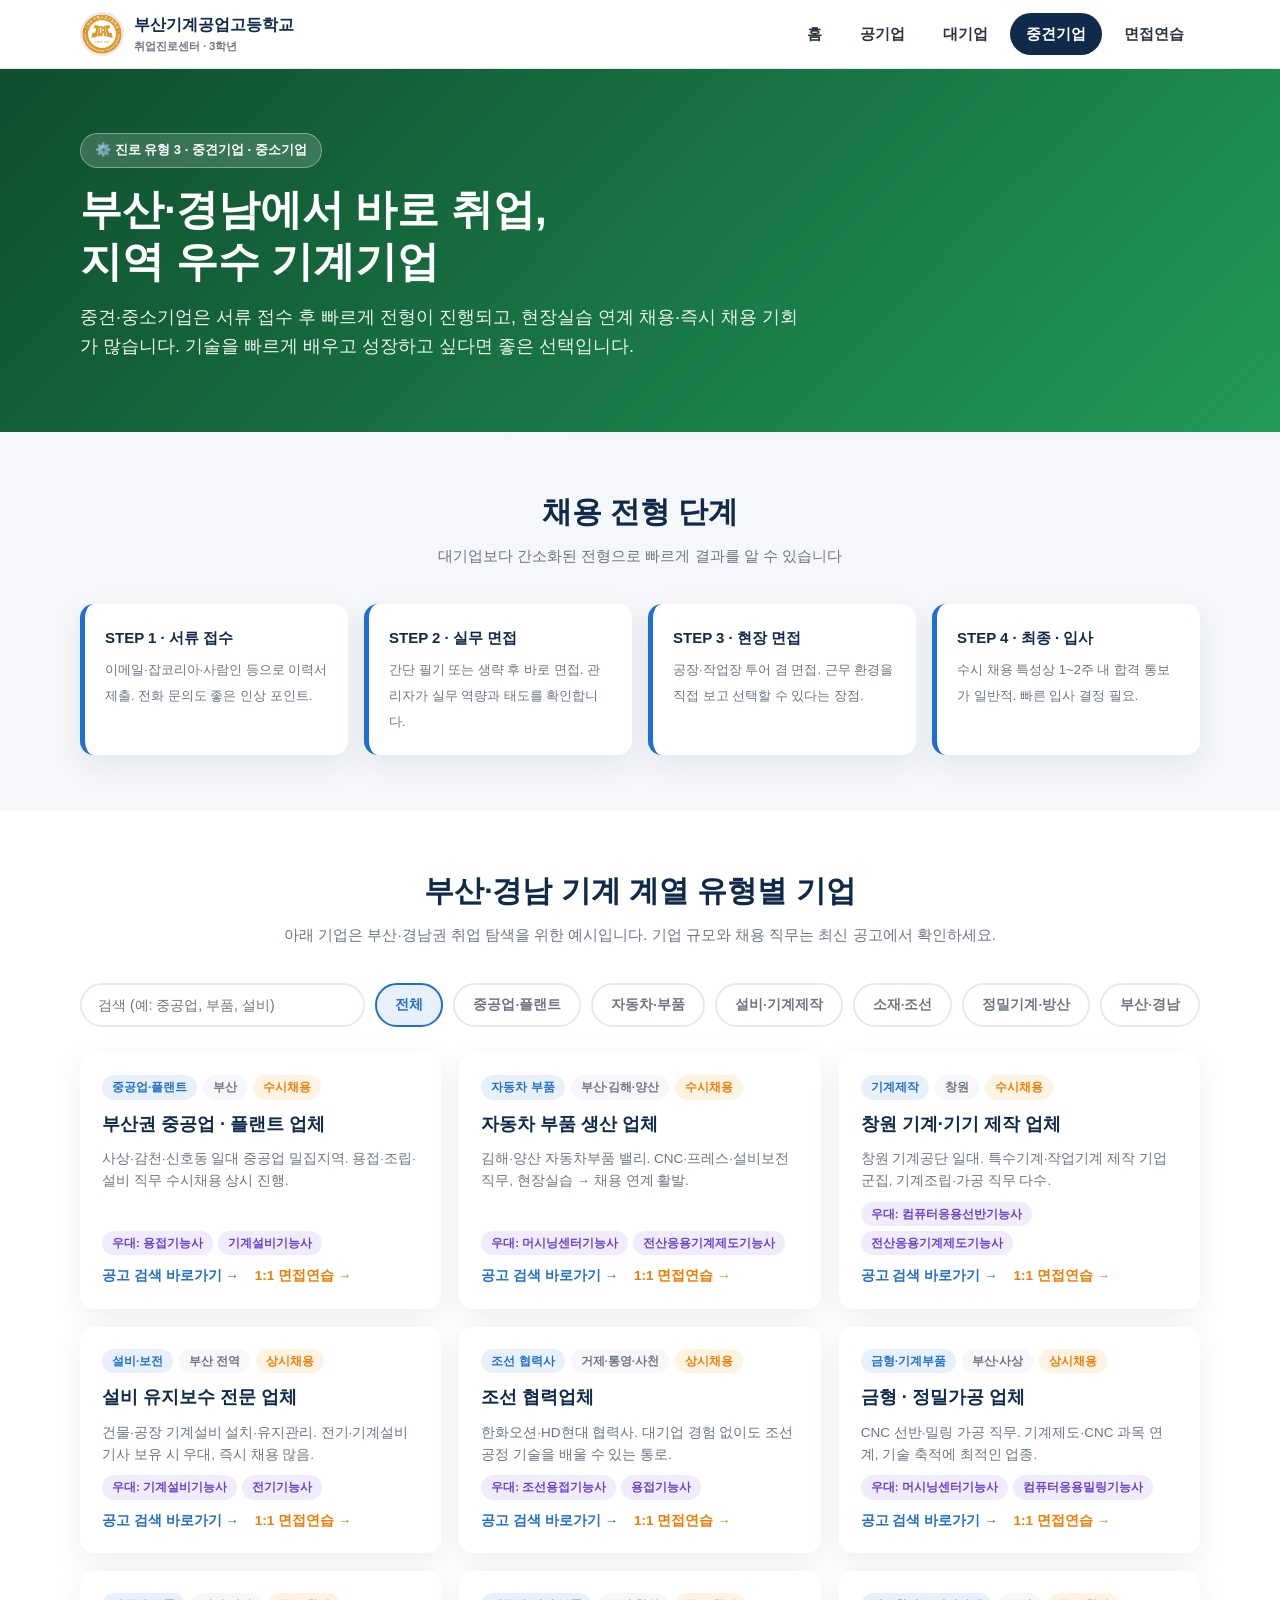
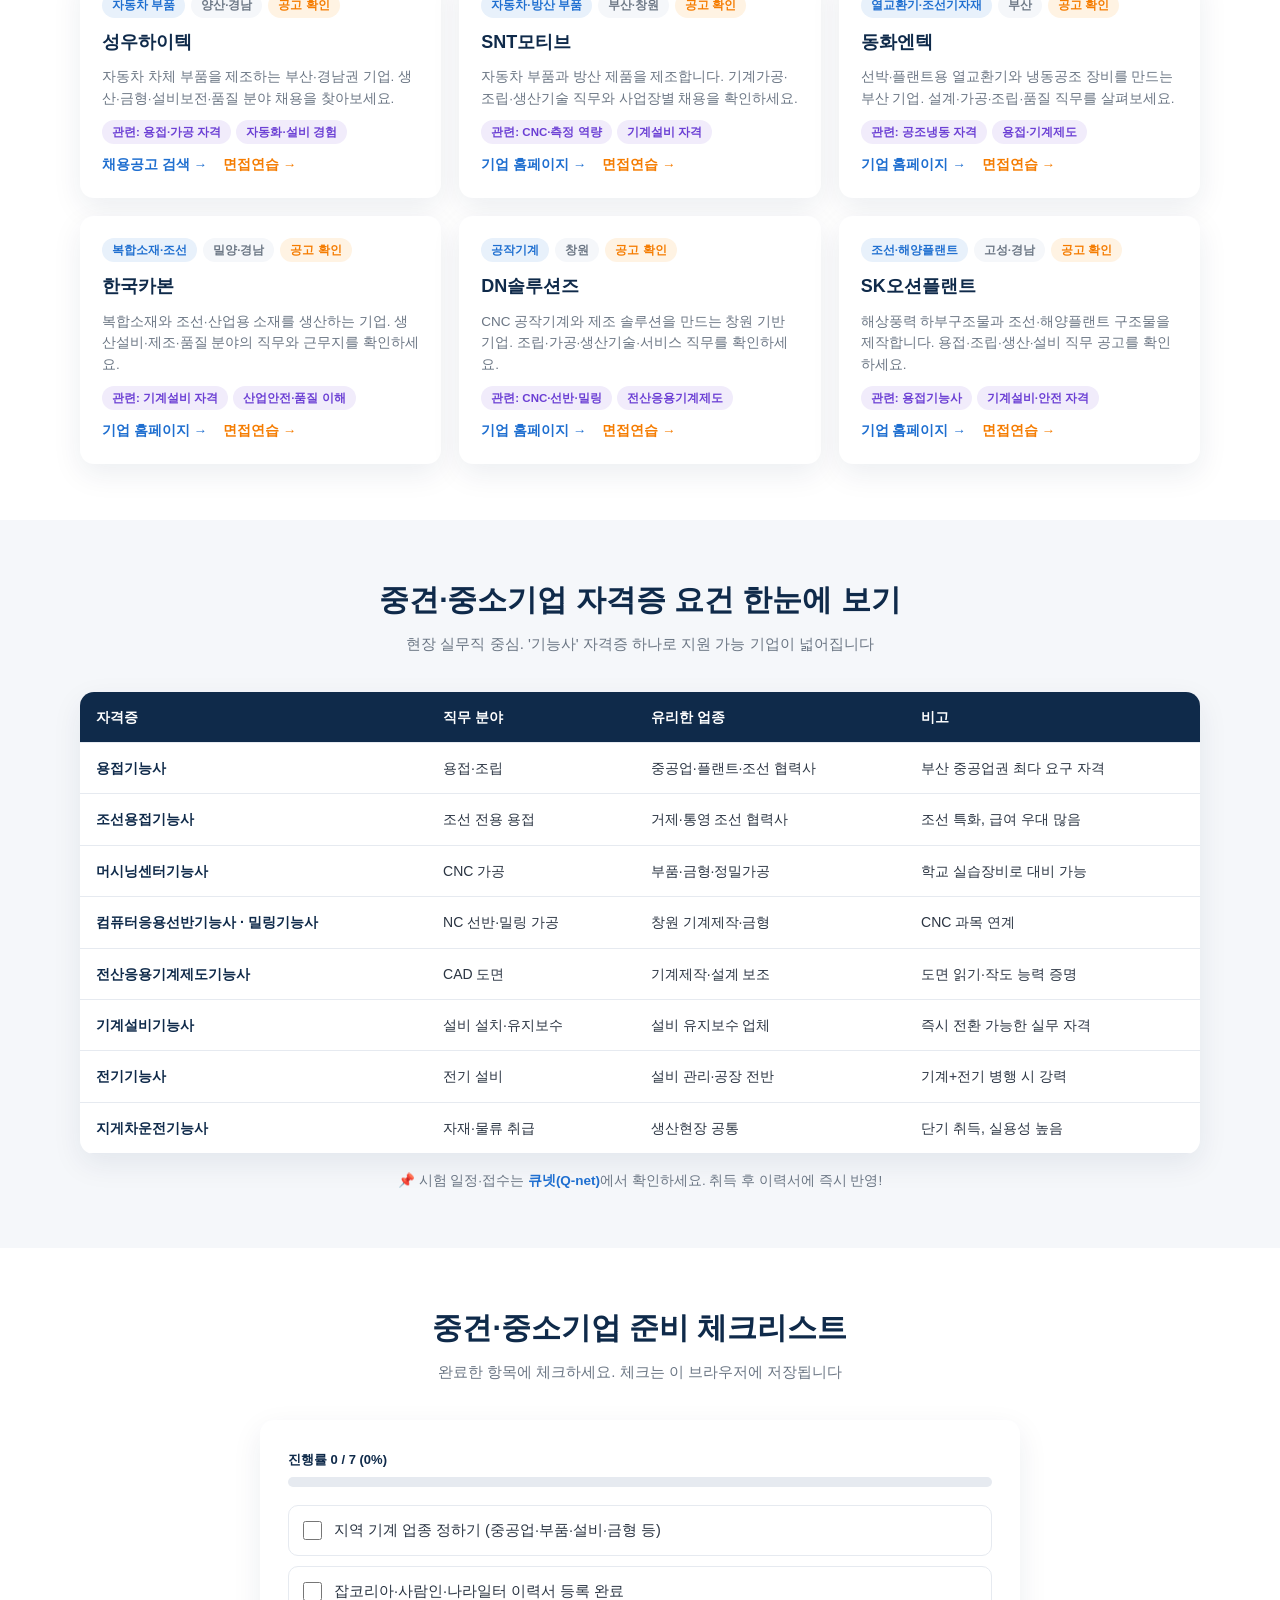
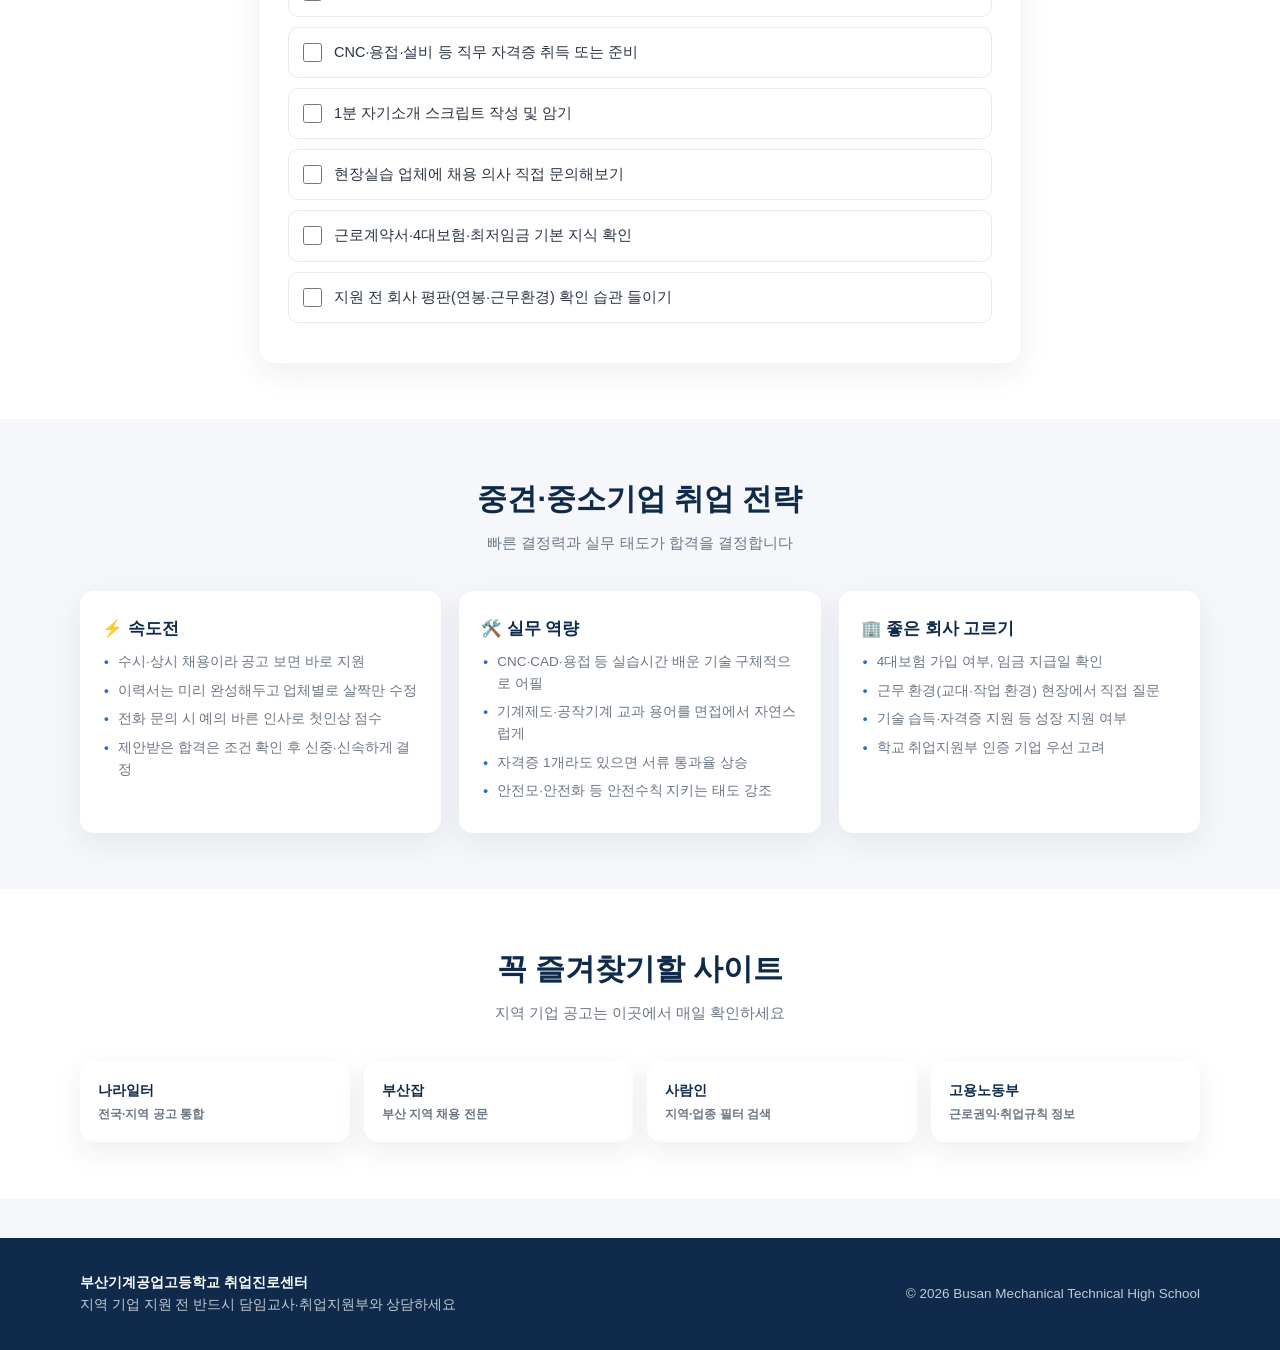
<file: midsize.html>
<!DOCTYPE html>
<html lang="ko">
<head>
  <meta charset="UTF-8">
  <meta name="viewport" content="width=device-width, initial-scale=1.0">
  <title>중견기업 · 중소기업 | 부산기계공업고등학교 취업진로센터</title>
  <link rel="icon" type="image/png" href="images.png">
  <link rel="stylesheet" href="css/style.css">
</head>
<body data-page="midsize.html">

  <header class="site-header">
    <div class="container header-inner">
      <a href="index.html" class="brand">
        <img src="images.png" alt="부산기계공업고등학교 로고" class="logo-img">
        <div>부산기계공업고등학교<small>취업진로센터 · 3학년</small></div>
      </a>
      <button class="menu-btn" aria-label="메뉴">☰</button>
      <nav class="gnav">
        <ul>
          <li><a href="index.html">홈</a></li>
          <li><a href="public.html">공기업</a></li>
          <li><a href="enterprise.html">대기업</a></li>
          <li><a href="midsize.html">중견기업</a></li>
          <li><a href="interview.html">면접연습</a></li>
        </ul>
      </nav>
    </div>
  </header>

  <section class="hero midsize-hero">
    <div class="container">
      <span class="badge">⚙️ 진로 유형 3 · 중견기업 · 중소기업</span>
      <h1>부산·경남에서 바로 취업,<br>지역 우수 기계기업</h1>
      <p>중견·중소기업은 서류 접수 후 빠르게 전형이 진행되고, 현장실습 연계 채용·즉시 채용 기회가 많습니다. 기술을 빠르게 배우고 성장하고 싶다면 좋은 선택입니다.</p>
    </div>
  </section>

  <section>
    <div class="container">
      <div class="section-title">
        <h2>채용 전형 단계</h2>
        <p>대기업보다 간소화된 전형으로 빠르게 결과를 알 수 있습니다</p>
      </div>
      <div class="timeline">
        <div class="step">
          <b>STEP 1 · 서류 접수</b>
          <span>이메일·잡코리아·사람인 등으로 이력서 제출. 전화 문의도 좋은 인상 포인트.</span>
        </div>
        <div class="step">
          <b>STEP 2 · 실무 면접</b>
          <span>간단 필기 또는 생략 후 바로 면접. 관리자가 실무 역량과 태도를 확인합니다.</span>
        </div>
        <div class="step">
          <b>STEP 3 · 현장 면접</b>
          <span>공장·작업장 투어 겸 면접. 근무 환경을 직접 보고 선택할 수 있다는 장점.</span>
        </div>
        <div class="step">
          <b>STEP 4 · 최종 · 입사</b>
          <span>수시 채용 특성상 1~2주 내 합격 통보가 일반적. 빠른 입사 결정 필요.</span>
        </div>
      </div>
    </div>
  </section>

  <section style="background: var(--white);">
    <div class="container">
      <div class="section-title">
        <h2>부산·경남 기계 계열 유형별 기업</h2>
        <p>아래 기업은 부산·경남권 취업 탐색을 위한 예시입니다. 기업 규모와 채용 직무는 최신 공고에서 확인하세요.</p>
      </div>
      <div class="toolbar">
        <input type="search" id="companySearch" placeholder="검색 (예: 중공업, 부품, 설비)">
        <button class="chip on" data-filter="all">전체</button>
        <button class="chip" data-filter="중공업">중공업·플랜트</button>
        <button class="chip" data-filter="부품">자동차·부품</button>
        <button class="chip" data-filter="설비">설비·기계제작</button>
        <button class="chip" data-filter="소재">소재·조선</button>
        <button class="chip" data-filter="정밀기계">정밀기계·방산</button>
        <button class="chip" data-filter="부산">부산·경남</button>
      </div>
      <div class="company-grid">
        <div class="company-card" data-tags="중공업 플랜트 부산">
          <div class="tag-row"><span class="tag field">중공업·플랜트</span><span class="tag area">부산</span><span class="tag hire">수시채용</span></div>
          <h3>부산권 중공업 · 플랜트 업체</h3>
          <p>사상·감천·신호동 일대 중공업 밀집지역. 용접·조립·설비 직무 수시채용 상시 진행.</p>
          <div class="cert-row"><span class="tag cert">우대: 용접기능사</span><span class="tag cert">기계설비기능사</span></div>
          <div class="link-row"><a class="link" href="https://www.saramin.co.kr" target="_blank" rel="noopener">공고 검색 바로가기 →</a><a class="link iv" href="interview.html?company=generic">1:1 면접연습 →</a></div>
        </div>
        <div class="company-card" data-tags="부품 자동차 부산">
          <div class="tag-row"><span class="tag field">자동차 부품</span><span class="tag area">부산·김해·양산</span><span class="tag hire">수시채용</span></div>
          <h3>자동차 부품 생산 업체</h3>
          <p>김해·양산 자동차부품 밸리. CNC·프레스·설비보전 직무, 현장실습 → 채용 연계 활발.</p>
          <div class="cert-row"><span class="tag cert">우대: 머시닝센터기능사</span><span class="tag cert">전산응용기계제도기능사</span></div>
          <div class="link-row"><a class="link" href="https://www.jobkorea.co.kr" target="_blank" rel="noopener">공고 검색 바로가기 →</a><a class="link iv" href="interview.html?company=generic">1:1 면접연습 →</a></div>
        </div>
        <div class="company-card" data-tags="설비 기계제작 부산">
          <div class="tag-row"><span class="tag field">기계제작</span><span class="tag area">창원</span><span class="tag hire">수시채용</span></div>
          <h3>창원 기계·기기 제작 업체</h3>
          <p>창원 기계공단 일대. 특수기계·작업기계 제작 기업 군집, 기계조립·가공 직무 다수.</p>
          <div class="cert-row"><span class="tag cert">우대: 컴퓨터응용선반기능사</span><span class="tag cert">전산응용기계제도기능사</span></div>
          <div class="link-row"><a class="link" href="https://www.work.go.kr" target="_blank" rel="noopener">공고 검색 바로가기 →</a><a class="link iv" href="interview.html?company=generic">1:1 면접연습 →</a></div>
        </div>
        <div class="company-card" data-tags="설비 부산">
          <div class="tag-row"><span class="tag field">설비·보전</span><span class="tag area">부산 전역</span><span class="tag hire">상시채용</span></div>
          <h3>설비 유지보수 전문 업체</h3>
          <p>건물·공장 기계설비 설치·유지관리. 전기·기계설비기사 보유 시 우대, 즉시 채용 많음.</p>
          <div class="cert-row"><span class="tag cert">우대: 기계설비기능사</span><span class="tag cert">전기기능사</span></div>
          <div class="link-row"><a class="link" href="https://www.saramin.co.kr" target="_blank" rel="noopener">공고 검색 바로가기 →</a><a class="link iv" href="interview.html?company=generic">1:1 면접연습 →</a></div>
        </div>
        <div class="company-card" data-tags="중공업 경남">
          <div class="tag-row"><span class="tag field">조선 협력사</span><span class="tag area">거제·통영·사천</span><span class="tag hire">상시채용</span></div>
          <h3>조선 협력업체</h3>
          <p>한화오션·HD현대 협력사. 대기업 경험 없이도 조선 공정 기술을 배울 수 있는 통로.</p>
          <div class="cert-row"><span class="tag cert">우대: 조선용접기능사</span><span class="tag cert">용접기능사</span></div>
          <div class="link-row"><a class="link" href="https://www.jobkorea.co.kr" target="_blank" rel="noopener">공고 검색 바로가기 →</a><a class="link iv" href="interview.html?company=generic">1:1 면접연습 →</a></div>
        </div>
        <div class="company-card" data-tags="부품 설비 부산">
          <div class="tag-row"><span class="tag field">금형·기계부품</span><span class="tag area">부산·사상</span><span class="tag hire">상시채용</span></div>
          <h3>금형 · 정밀가공 업체</h3>
          <p>CNC 선반·밀링 가공 직무. 기계제도·CNC 과목 연계, 기술 축적에 최적인 업종.</p>
          <div class="cert-row"><span class="tag cert">우대: 머시닝센터기능사</span><span class="tag cert">컴퓨터응용밀링기능사</span></div>
          <div class="link-row"><a class="link" href="https://www.work.go.kr" target="_blank" rel="noopener">공고 검색 바로가기 →</a><a class="link iv" href="interview.html?company=generic">1:1 면접연습 →</a></div>
        </div>
        <div class="company-card" data-tags="부품 자동차 부산">
          <div class="tag-row"><span class="tag field">자동차 부품</span><span class="tag area">양산·경남</span><span class="tag hire">공고 확인</span></div>
          <h3>성우하이텍</h3>
          <p>자동차 차체 부품을 제조하는 부산·경남권 기업. 생산·금형·설비보전·품질 분야 채용을 찾아보세요.</p>
          <div class="cert-row"><span class="tag cert">관련: 용접·가공 자격</span><span class="tag cert">자동화·설비 경험</span></div>
          <div class="link-row"><a class="link" href="https://www.jobkorea.co.kr" target="_blank" rel="noopener">채용공고 검색 →</a><a class="link iv" href="interview.html?company=generic">면접연습 →</a></div>
        </div>
        <div class="company-card" data-tags="부품 자동차 정밀기계 부산">
          <div class="tag-row"><span class="tag field">자동차·방산 부품</span><span class="tag area">부산·창원</span><span class="tag hire">공고 확인</span></div>
          <h3>SNT모티브</h3>
          <p>자동차 부품과 방산 제품을 제조합니다. 기계가공·조립·생산기술 직무와 사업장별 채용을 확인하세요.</p>
          <div class="cert-row"><span class="tag cert">관련: CNC·측정 역량</span><span class="tag cert">기계설비 자격</span></div>
          <div class="link-row"><a class="link" href="https://www.sntmotiv.com" target="_blank" rel="noopener">기업 홈페이지 →</a><a class="link iv" href="interview.html?company=generic">면접연습 →</a></div>
        </div>
        <div class="company-card" data-tags="설비 소재 부산">
          <div class="tag-row"><span class="tag field">열교환기·조선기자재</span><span class="tag area">부산</span><span class="tag hire">공고 확인</span></div>
          <h3>동화엔텍</h3>
          <p>선박·플랜트용 열교환기와 냉동공조 장비를 만드는 부산 기업. 설계·가공·조립·품질 직무를 살펴보세요.</p>
          <div class="cert-row"><span class="tag cert">관련: 공조냉동 자격</span><span class="tag cert">용접·기계제도</span></div>
          <div class="link-row"><a class="link" href="https://www.donghwaentec.com" target="_blank" rel="noopener">기업 홈페이지 →</a><a class="link iv" href="interview.html?company=generic">면접연습 →</a></div>
        </div>
        <div class="company-card" data-tags="소재 중공업 경남 부산">
          <div class="tag-row"><span class="tag field">복합소재·조선</span><span class="tag area">밀양·경남</span><span class="tag hire">공고 확인</span></div>
          <h3>한국카본</h3>
          <p>복합소재와 조선·산업용 소재를 생산하는 기업. 생산설비·제조·품질 분야의 직무와 근무지를 확인하세요.</p>
          <div class="cert-row"><span class="tag cert">관련: 기계설비 자격</span><span class="tag cert">산업안전·품질 이해</span></div>
          <div class="link-row"><a class="link" href="https://www.hcarbon.com" target="_blank" rel="noopener">기업 홈페이지 →</a><a class="link iv" href="interview.html?company=generic">면접연습 →</a></div>
        </div>
        <div class="company-card" data-tags="정밀기계 설비 경남 부산">
          <div class="tag-row"><span class="tag field">공작기계</span><span class="tag area">창원</span><span class="tag hire">공고 확인</span></div>
          <h3>DN솔루션즈</h3>
          <p>CNC 공작기계와 제조 솔루션을 만드는 창원 기반 기업. 조립·가공·생산기술·서비스 직무를 확인하세요.</p>
          <div class="cert-row"><span class="tag cert">관련: CNC·선반·밀링</span><span class="tag cert">전산응용기계제도</span></div>
          <div class="link-row"><a class="link" href="https://www.dn-solutions.com" target="_blank" rel="noopener">기업 홈페이지 →</a><a class="link iv" href="interview.html?company=generic">면접연습 →</a></div>
        </div>
        <div class="company-card" data-tags="중공업 소재 경남 부산">
          <div class="tag-row"><span class="tag field">조선·해양플랜트</span><span class="tag area">고성·경남</span><span class="tag hire">공고 확인</span></div>
          <h3>SK오션플랜트</h3>
          <p>해상풍력 하부구조물과 조선·해양플랜트 구조물을 제작합니다. 용접·조립·생산·설비 직무 공고를 확인하세요.</p>
          <div class="cert-row"><span class="tag cert">관련: 용접기능사</span><span class="tag cert">기계설비·안전 자격</span></div>
          <div class="link-row"><a class="link" href="https://www.skoceanplant.com" target="_blank" rel="noopener">기업 홈페이지 →</a><a class="link iv" href="interview.html?company=generic">면접연습 →</a></div>
        </div>
      </div>
      <p class="empty-msg" id="emptyMsg">검색 결과가 없습니다. 다른 키워드로 찾아보세요.</p>
    </div>
  </section>

  <section>
    <div class="container">
      <div class="section-title">
        <h2>중견·중소기업 자격증 요건 한눈에 보기</h2>
        <p>현장 실무직 중심. '기능사' 자격증 하나로 지원 가능 기업이 넓어집니다</p>
      </div>
      <div class="table-wrap">
        <table>
          <thead>
            <tr>
              <th>자격증</th>
              <th>직무 분야</th>
              <th>유리한 업종</th>
              <th>비고</th>
            </tr>
          </thead>
          <tbody>
            <tr>
              <td><b>용접기능사</b></td>
              <td>용접·조립</td>
              <td>중공업·플랜트·조선 협력사</td>
              <td>부산 중공업권 최다 요구 자격</td>
            </tr>
            <tr>
              <td><b>조선용접기능사</b></td>
              <td>조선 전용 용접</td>
              <td>거제·통영 조선 협력사</td>
              <td>조선 특화, 급여 우대 많음</td>
            </tr>
            <tr>
              <td><b>머시닝센터기능사</b></td>
              <td>CNC 가공</td>
              <td>부품·금형·정밀가공</td>
              <td>학교 실습장비로 대비 가능</td>
            </tr>
            <tr>
              <td><b>컴퓨터응용선반기능사 · 밀링기능사</b></td>
              <td>NC 선반·밀링 가공</td>
              <td>창원 기계제작·금형</td>
              <td>CNC 과목 연계</td>
            </tr>
            <tr>
              <td><b>전산응용기계제도기능사</b></td>
              <td>CAD 도면</td>
              <td>기계제작·설계 보조</td>
              <td>도면 읽기·작도 능력 증명</td>
            </tr>
            <tr>
              <td><b>기계설비기능사</b></td>
              <td>설비 설치·유지보수</td>
              <td>설비 유지보수 업체</td>
              <td>즉시 전환 가능한 실무 자격</td>
            </tr>
            <tr>
              <td><b>전기기능사</b></td>
              <td>전기 설비</td>
              <td>설비 관리·공장 전반</td>
              <td>기계+전기 병행 시 강력</td>
            </tr>
            <tr>
              <td><b>지게차운전기능사</b></td>
              <td>자재·물류 취급</td>
              <td>생산현장 공통</td>
              <td>단기 취득, 실용성 높음</td>
            </tr>
          </tbody>
        </table>
      </div>
      <p class="cert-note">📌 시험 일정·접수는 <a href="https://www.q-net.or.kr" target="_blank" rel="noopener">큐넷(Q-net)</a>에서 확인하세요. 취득 후 이력서에 즉시 반영!</p>
    </div>
  </section>

  <section style="background: var(--white);">
    <div class="container">
      <div class="section-title">
        <h2>중견·중소기업 준비 체크리스트</h2>
        <p>완료한 항목에 체크하세요. 체크는 이 브라우저에 저장됩니다</p>
      </div>
      <div class="check-panel">
        <div class="progress-wrap">
          <span class="progress-text" id="progressText"></span>
          <div class="progress-bar"><div id="progressBar"></div></div>
        </div>
        <label><input type="checkbox">지역 기계 업종 정하기 (중공업·부품·설비·금형 등)</label>
        <label><input type="checkbox">잡코리아·사람인·나라일터 이력서 등록 완료</label>
        <label><input type="checkbox">CNC·용접·설비 등 직무 자격증 취득 또는 준비</label>
        <label><input type="checkbox">1분 자기소개 스크립트 작성 및 암기</label>
        <label><input type="checkbox">현장실습 업체에 채용 의사 직접 문의해보기</label>
        <label><input type="checkbox">근로계약서·4대보험·최저임금 기본 지식 확인</label>
        <label><input type="checkbox">지원 전 회사 평판(연봉·근무환경) 확인 습관 들이기</label>
      </div>
    </div>
  </section>

  <section>
    <div class="container">
      <div class="section-title">
        <h2>중견·중소기업 취업 전략</h2>
        <p>빠른 결정력과 실무 태도가 합격을 결정합니다</p>
      </div>
      <div class="tip-grid">
        <div class="tip-card">
          <h4>⚡ 속도전</h4>
          <ul>
            <li>수시·상시 채용이라 공고 보면 바로 지원</li>
            <li>이력서는 미리 완성해두고 업체별로 살짝만 수정</li>
            <li>전화 문의 시 예의 바른 인사로 첫인상 점수</li>
            <li>제안받은 합격은 조건 확인 후 신중·신속하게 결정</li>
          </ul>
        </div>
        <div class="tip-card">
          <h4>🛠️ 실무 역량</h4>
          <ul>
            <li>CNC·CAD·용접 등 실습시간 배운 기술 구체적으로 어필</li>
            <li>기계제도·공작기계 교과 용어를 면접에서 자연스럽게</li>
            <li>자격증 1개라도 있으면 서류 통과율 상승</li>
            <li>안전모·안전화 등 안전수칙 지키는 태도 강조</li>
          </ul>
        </div>
        <div class="tip-card">
          <h4>🏢 좋은 회사 고르기</h4>
          <ul>
            <li>4대보험 가입 여부, 임금 지급일 확인</li>
            <li>근무 환경(교대·작업 환경) 현장에서 직접 질문</li>
            <li>기술 습득·자격증 지원 등 성장 지원 여부</li>
            <li>학교 취업지원부 인증 기업 우선 고려</li>
          </ul>
        </div>
      </div>
    </div>
  </section>

  <section style="background: var(--white);">
    <div class="container">
      <div class="section-title">
        <h2>꼭 즐겨찾기할 사이트</h2>
        <p>지역 기업 공고는 이곳에서 매일 확인하세요</p>
      </div>
      <div class="link-grid">
        <a class="link-card" href="https://www.work.go.kr" target="_blank" rel="noopener">나라일터<span>전국·지역 공고 통합</span></a>
        <a class="link-card" href="https://busanjob.net" target="_blank" rel="noopener">부산잡<span>부산 지역 채용 전문</span></a>
        <a class="link-card" href="https://www.saramin.co.kr" target="_blank" rel="noopener">사람인<span>지역·업종 필터 검색</span></a>
        <a class="link-card" href="https://www.moel.go.kr" target="_blank" rel="noopener">고용노동부<span>근로권익·취업규칙 정보</span></a>
      </div>
    </div>
  </section>

  <footer class="site-footer">
    <div class="container footer-inner">
      <div><b>부산기계공업고등학교 취업진로센터</b><br>지역 기업 지원 전 반드시 담임교사·취업지원부와 상담하세요</div>
      <div>© <span id="year"></span> Busan Mechanical Technical High School</div>
    </div>
  </footer>

  <script src="js/main.js"></script>
</body>
</html>
</file>
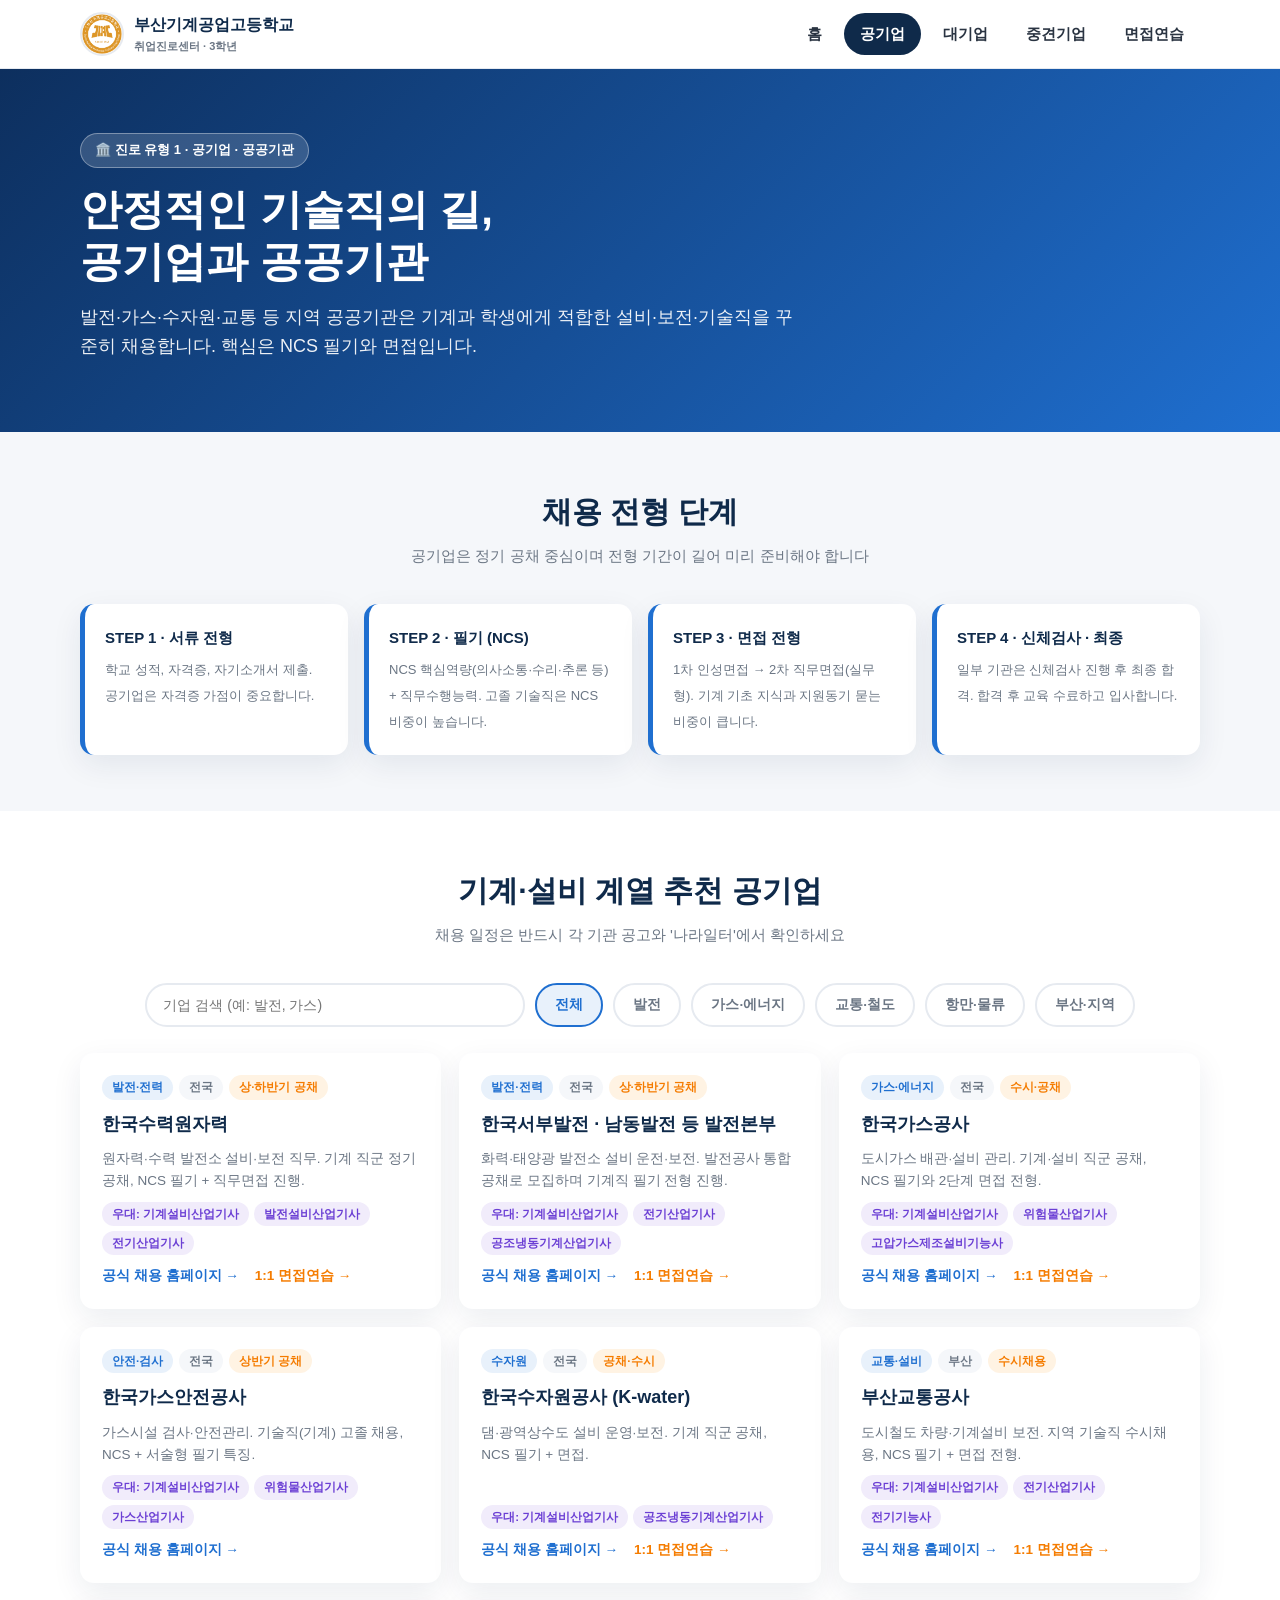
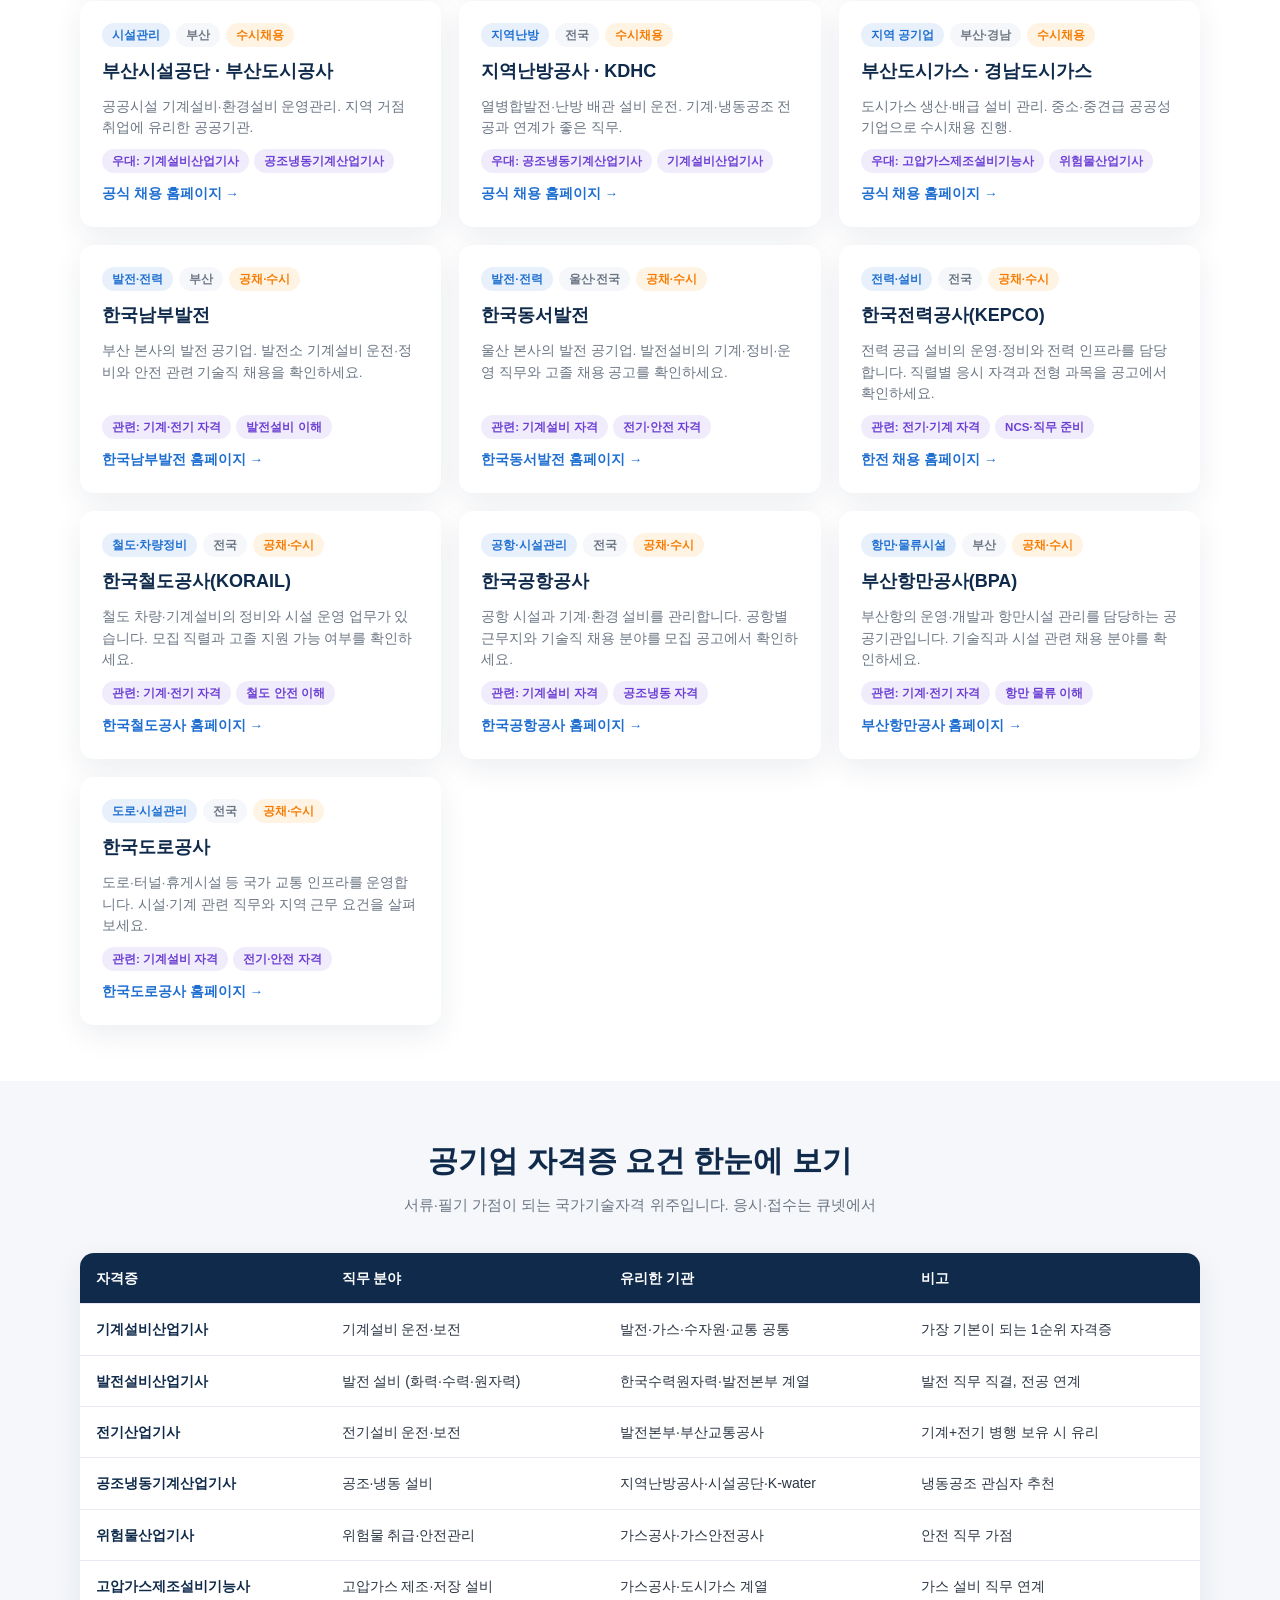
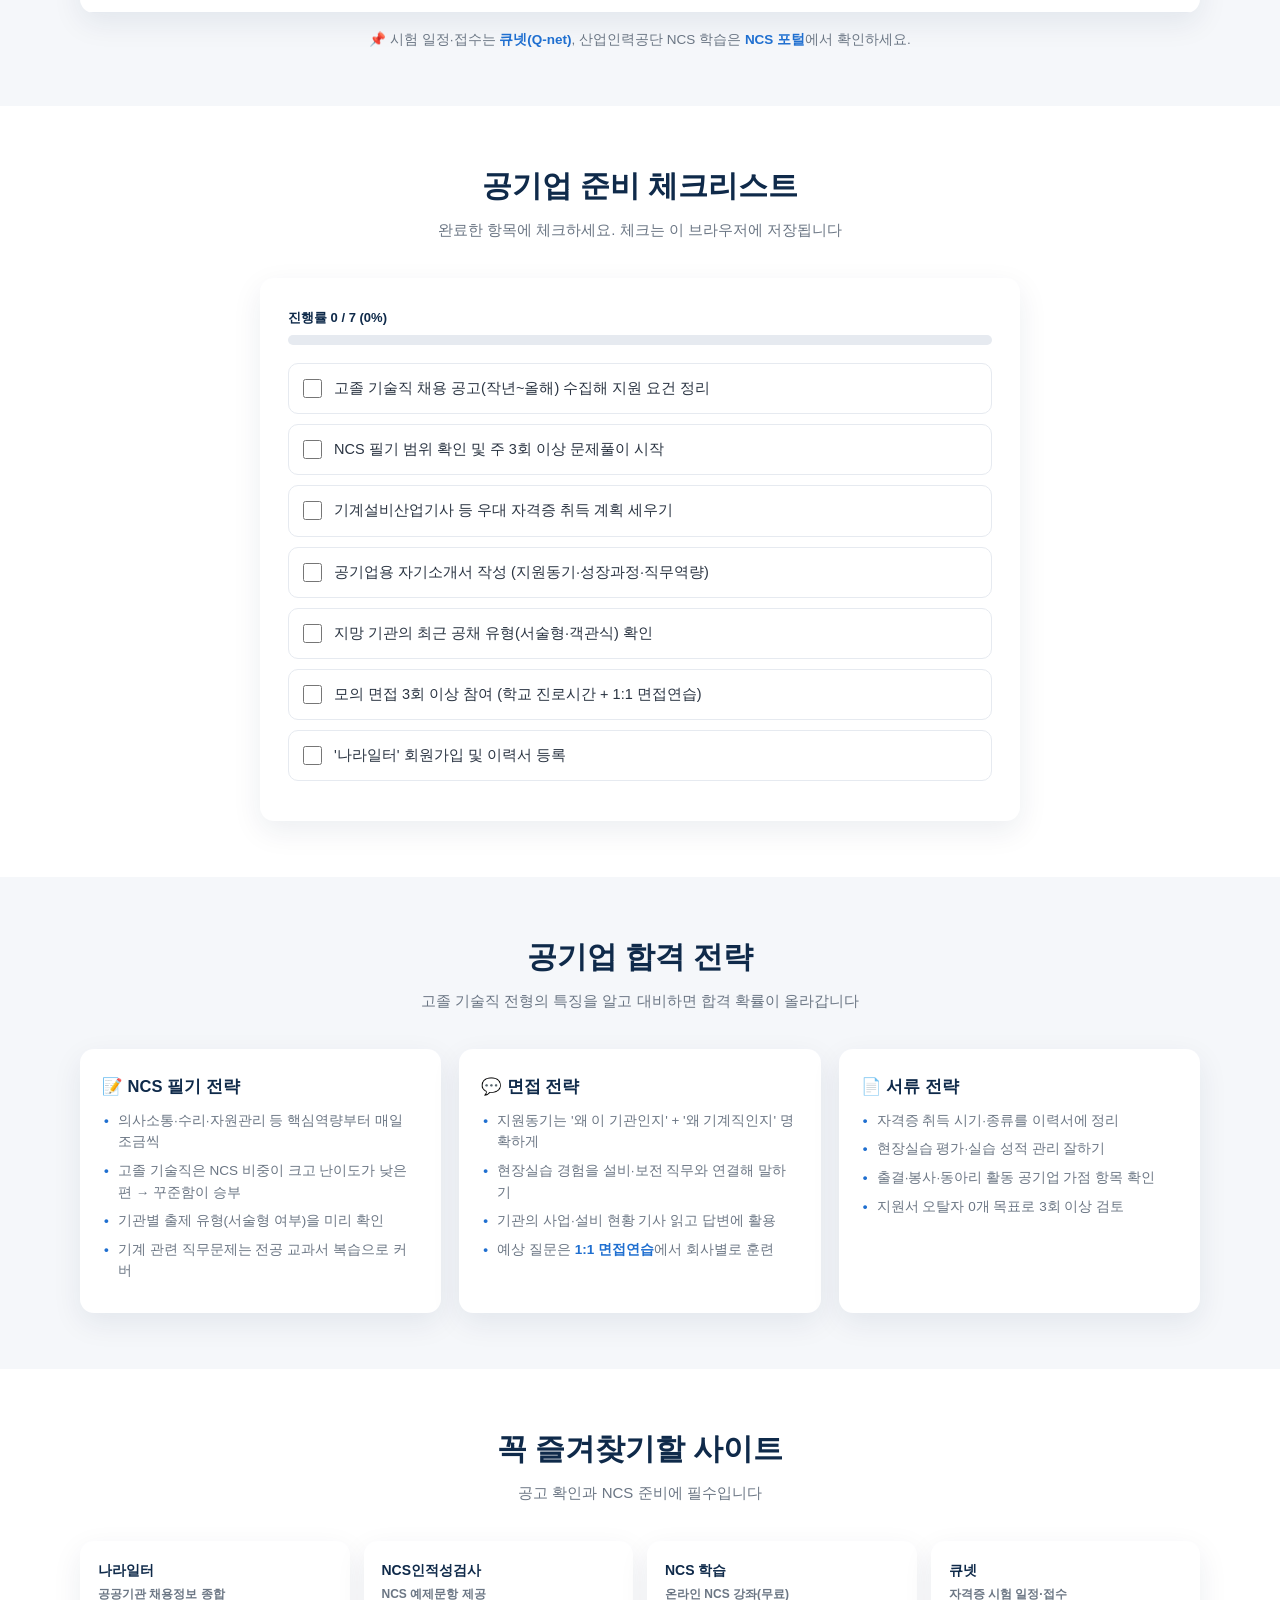
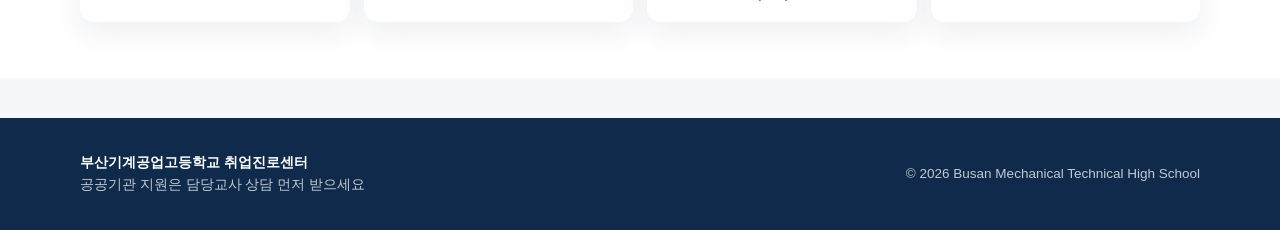
<file: public.html>
<!DOCTYPE html>
<html lang="ko">
<head>
  <meta charset="UTF-8">
  <meta name="viewport" content="width=device-width, initial-scale=1.0">
  <title>공기업 · 공공기관 | 부산기계공업고등학교 취업진로센터</title>
  <link rel="icon" type="image/png" href="images.png">
  <link rel="stylesheet" href="css/style.css">
</head>
<body data-page="public.html">

  <header class="site-header">
    <div class="container header-inner">
      <a href="index.html" class="brand">
        <img src="images.png" alt="부산기계공업고등학교 로고" class="logo-img">
        <div>부산기계공업고등학교<small>취업진로센터 · 3학년</small></div>
      </a>
      <button class="menu-btn" aria-label="메뉴">☰</button>
      <nav class="gnav">
        <ul>
          <li><a href="index.html">홈</a></li>
          <li><a href="public.html">공기업</a></li>
          <li><a href="enterprise.html">대기업</a></li>
          <li><a href="midsize.html">중견기업</a></li>
          <li><a href="interview.html">면접연습</a></li>
        </ul>
      </nav>
    </div>
  </header>

  <section class="hero public-hero">
    <div class="container">
      <span class="badge">🏛️ 진로 유형 1 · 공기업 · 공공기관</span>
      <h1>안정적인 기술직의 길,<br>공기업과 공공기관</h1>
      <p>발전·가스·수자원·교통 등 지역 공공기관은 기계과 학생에게 적합한 설비·보전·기술직을 꾸준히 채용합니다. 핵심은 NCS 필기와 면접입니다.</p>
    </div>
  </section>

  <section>
    <div class="container">
      <div class="section-title">
        <h2>채용 전형 단계</h2>
        <p>공기업은 정기 공채 중심이며 전형 기간이 길어 미리 준비해야 합니다</p>
      </div>
      <div class="timeline">
        <div class="step">
          <b>STEP 1 · 서류 전형</b>
          <span>학교 성적, 자격증, 자기소개서 제출. 공기업은 자격증 가점이 중요합니다.</span>
        </div>
        <div class="step">
          <b>STEP 2 · 필기 (NCS)</b>
          <span>NCS 핵심역량(의사소통·수리·추론 등) + 직무수행능력. 고졸 기술직은 NCS 비중이 높습니다.</span>
        </div>
        <div class="step">
          <b>STEP 3 · 면접 전형</b>
          <span>1차 인성면접 → 2차 직무면접(실무형). 기계 기초 지식과 지원동기 묻는 비중이 큽니다.</span>
        </div>
        <div class="step">
          <b>STEP 4 · 신체검사 · 최종</b>
          <span>일부 기관은 신체검사 진행 후 최종 합격. 합격 후 교육 수료하고 입사합니다.</span>
        </div>
      </div>
    </div>
  </section>

  <section style="background: var(--white);">
    <div class="container">
      <div class="section-title">
        <h2>기계·설비 계열 추천 공기업</h2>
        <p>채용 일정은 반드시 각 기관 공고와 '나라일터'에서 확인하세요</p>
      </div>
      <div class="toolbar">
        <input type="search" id="companySearch" placeholder="기업 검색 (예: 발전, 가스)">
        <button class="chip on" data-filter="all">전체</button>
        <button class="chip" data-filter="발전">발전</button>
        <button class="chip" data-filter="가스">가스·에너지</button>
        <button class="chip" data-filter="교통">교통·철도</button>
        <button class="chip" data-filter="항만">항만·물류</button>
        <button class="chip" data-filter="부산">부산·지역</button>
      </div>
      <div class="company-grid">
        <div class="company-card" data-tags="발전 전국">
          <div class="tag-row"><span class="tag field">발전·전력</span><span class="tag area">전국</span><span class="tag hire">상·하반기 공채</span></div>
          <h3>한국수력원자력</h3>
          <p>원자력·수력 발전소 설비·보전 직무. 기계 직군 정기 공채, NCS 필기 + 직무면접 진행.</p>
          <div class="cert-row"><span class="tag cert">우대: 기계설비산업기사</span><span class="tag cert">발전설비산업기사</span><span class="tag cert">전기산업기사</span></div>
          <div class="link-row"><a class="link" href="https://www.khnp.co.kr" target="_blank" rel="noopener">공식 채용 홈페이지 →</a><a class="link iv" href="interview.html?company=khnp">1:1 면접연습 →</a></div>
        </div>
        <div class="company-card" data-tags="발전 전국">
          <div class="tag-row"><span class="tag field">발전·전력</span><span class="tag area">전국</span><span class="tag hire">상·하반기 공채</span></div>
          <h3>한국서부발전 · 남동발전 등 발전본부</h3>
          <p>화력·태양광 발전소 설비 운전·보전. 발전공사 통합 공채로 모집하며 기계직 필기 전형 진행.</p>
          <div class="cert-row"><span class="tag cert">우대: 기계설비산업기사</span><span class="tag cert">전기산업기사</span><span class="tag cert">공조냉동기계산업기사</span></div>
          <div class="link-row"><a class="link" href="https://recruit.khnp.co.kr" target="_blank" rel="noopener">공식 채용 홈페이지 →</a><a class="link iv" href="interview.html?company=kowepo">1:1 면접연습 →</a></div>
        </div>
        <div class="company-card" data-tags="가스 전국">
          <div class="tag-row"><span class="tag field">가스·에너지</span><span class="tag area">전국</span><span class="tag hire">수시·공채</span></div>
          <h3>한국가스공사</h3>
          <p>도시가스 배관·설비 관리. 기계·설비 직군 공채, NCS 필기와 2단계 면접 전형.</p>
          <div class="cert-row"><span class="tag cert">우대: 기계설비산업기사</span><span class="tag cert">위험물산업기사</span><span class="tag cert">고압가스제조설비기능사</span></div>
          <div class="link-row"><a class="link" href="https://www.kogas.or.kr" target="_blank" rel="noopener">공식 채용 홈페이지 →</a><a class="link iv" href="interview.html?company=kogas">1:1 면접연습 →</a></div>
        </div>
        <div class="company-card" data-tags="가스 전국">
          <div class="tag-row"><span class="tag field">안전·검사</span><span class="tag area">전국</span><span class="tag hire">상반기 공채</span></div>
          <h3>한국가스안전공사</h3>
          <p>가스시설 검사·안전관리. 기술직(기계) 고졸 채용, NCS + 서술형 필기 특징.</p>
          <div class="cert-row"><span class="tag cert">우대: 기계설비산업기사</span><span class="tag cert">위험물산업기사</span><span class="tag cert">가스산업기사</span></div>
          <div class="link-row"><a class="link" href="https://www.kgs.or.kr" target="_blank" rel="noopener">공식 채용 홈페이지 →</a></div>
        </div>
        <div class="company-card" data-tags="전국">
          <div class="tag-row"><span class="tag field">수자원</span><span class="tag area">전국</span><span class="tag hire">공채·수시</span></div>
          <h3>한국수자원공사 (K-water)</h3>
          <p>댐·광역상수도 설비 운영·보전. 기계 직군 공채, NCS 필기 + 면접.</p>
          <div class="cert-row"><span class="tag cert">우대: 기계설비산업기사</span><span class="tag cert">공조냉동기계산업기사</span></div>
          <div class="link-row"><a class="link" href="https://www.kwater.or.kr" target="_blank" rel="noopener">공식 채용 홈페이지 →</a><a class="link iv" href="interview.html?company=kwater">1:1 면접연습 →</a></div>
        </div>
        <div class="company-card" data-tags="부산 지역">
          <div class="tag-row"><span class="tag field">교통·설비</span><span class="tag area">부산</span><span class="tag hire">수시채용</span></div>
          <h3>부산교통공사</h3>
          <p>도시철도 차량·기계설비 보전. 지역 기술직 수시채용, NCS 필기 + 면접 전형.</p>
          <div class="cert-row"><span class="tag cert">우대: 기계설비산업기사</span><span class="tag cert">전기산업기사</span><span class="tag cert">전기기능사</span></div>
          <div class="link-row"><a class="link" href="https://www.humetro.com" target="_blank" rel="noopener">공식 채용 홈페이지 →</a><a class="link iv" href="interview.html?company=humetro">1:1 면접연습 →</a></div>
        </div>
        <div class="company-card" data-tags="부산 지역">
          <div class="tag-row"><span class="tag field">시설관리</span><span class="tag area">부산</span><span class="tag hire">수시채용</span></div>
          <h3>부산시설공단 · 부산도시공사</h3>
          <p>공공시설 기계설비·환경설비 운영관리. 지역 거점 취업에 유리한 공공기관.</p>
          <div class="cert-row"><span class="tag cert">우대: 기계설비산업기사</span><span class="tag cert">공조냉동기계산업기사</span></div>
          <div class="link-row"><a class="link" href="https://www.bsc.or.kr" target="_blank" rel="noopener">공식 채용 홈페이지 →</a></div>
        </div>
        <div class="company-card" data-tags="발전 지역">
          <div class="tag-row"><span class="tag field">지역난방</span><span class="tag area">전국</span><span class="tag hire">수시채용</span></div>
          <h3>지역난방공사 · KDHC</h3>
          <p>열병합발전·난방 배관 설비 운전. 기계·냉동공조 전공과 연계가 좋은 직무.</p>
          <div class="cert-row"><span class="tag cert">우대: 공조냉동기계산업기사</span><span class="tag cert">기계설비산업기사</span></div>
          <div class="link-row"><a class="link" href="https://www.kdhc.co.kr" target="_blank" rel="noopener">공식 채용 홈페이지 →</a></div>
        </div>
        <div class="company-card" data-tags="가스 지역">
          <div class="tag-row"><span class="tag field">지역 공기업</span><span class="tag area">부산·경남</span><span class="tag hire">수시채용</span></div>
          <h3>부산도시가스 · 경남도시가스</h3>
          <p>도시가스 생산·배급 설비 관리. 중소·중견급 공공성 기업으로 수시채용 진행.</p>
          <div class="cert-row"><span class="tag cert">우대: 고압가스제조설비기능사</span><span class="tag cert">위험물산업기사</span></div>
          <div class="link-row"><a class="link" href="https://www.daesunggas.co.kr" target="_blank" rel="noopener">공식 채용 홈페이지 →</a></div>
        </div>
        <div class="company-card" data-tags="발전 부산">
          <div class="tag-row"><span class="tag field">발전·전력</span><span class="tag area">부산</span><span class="tag hire">공채·수시</span></div>
          <h3>한국남부발전</h3>
          <p>부산 본사의 발전 공기업. 발전소 기계설비 운전·정비와 안전 관련 기술직 채용을 확인하세요.</p>
          <div class="cert-row"><span class="tag cert">관련: 기계·전기 자격</span><span class="tag cert">발전설비 이해</span></div>
          <div class="link-row"><a class="link" href="https://www.kospo.co.kr" target="_blank" rel="noopener">한국남부발전 홈페이지 →</a></div>
        </div>
        <div class="company-card" data-tags="발전 울산 전국">
          <div class="tag-row"><span class="tag field">발전·전력</span><span class="tag area">울산·전국</span><span class="tag hire">공채·수시</span></div>
          <h3>한국동서발전</h3>
          <p>울산 본사의 발전 공기업. 발전설비의 기계·정비·운영 직무와 고졸 채용 공고를 확인하세요.</p>
          <div class="cert-row"><span class="tag cert">관련: 기계설비 자격</span><span class="tag cert">전기·안전 자격</span></div>
          <div class="link-row"><a class="link" href="https://www.ewp.co.kr" target="_blank" rel="noopener">한국동서발전 홈페이지 →</a></div>
        </div>
        <div class="company-card" data-tags="전력 전국">
          <div class="tag-row"><span class="tag field">전력·설비</span><span class="tag area">전국</span><span class="tag hire">공채·수시</span></div>
          <h3>한국전력공사(KEPCO)</h3>
          <p>전력 공급 설비의 운영·정비와 전력 인프라를 담당합니다. 직렬별 응시 자격과 전형 과목을 공고에서 확인하세요.</p>
          <div class="cert-row"><span class="tag cert">관련: 전기·기계 자격</span><span class="tag cert">NCS·직무 준비</span></div>
          <div class="link-row"><a class="link" href="https://recruit.kepco.co.kr" target="_blank" rel="noopener">한전 채용 홈페이지 →</a></div>
        </div>
        <div class="company-card" data-tags="교통 철도 전국">
          <div class="tag-row"><span class="tag field">철도·차량정비</span><span class="tag area">전국</span><span class="tag hire">공채·수시</span></div>
          <h3>한국철도공사(KORAIL)</h3>
          <p>철도 차량·기계설비의 정비와 시설 운영 업무가 있습니다. 모집 직렬과 고졸 지원 가능 여부를 확인하세요.</p>
          <div class="cert-row"><span class="tag cert">관련: 기계·전기 자격</span><span class="tag cert">철도 안전 이해</span></div>
          <div class="link-row"><a class="link" href="https://info.korail.com" target="_blank" rel="noopener">한국철도공사 홈페이지 →</a></div>
        </div>
        <div class="company-card" data-tags="교통 전국">
          <div class="tag-row"><span class="tag field">공항·시설관리</span><span class="tag area">전국</span><span class="tag hire">공채·수시</span></div>
          <h3>한국공항공사</h3>
          <p>공항 시설과 기계·환경 설비를 관리합니다. 공항별 근무지와 기술직 채용 분야를 모집 공고에서 확인하세요.</p>
          <div class="cert-row"><span class="tag cert">관련: 기계설비 자격</span><span class="tag cert">공조냉동 자격</span></div>
          <div class="link-row"><a class="link" href="https://www.airport.co.kr" target="_blank" rel="noopener">한국공항공사 홈페이지 →</a></div>
        </div>
        <div class="company-card" data-tags="항만 부산 지역">
          <div class="tag-row"><span class="tag field">항만·물류시설</span><span class="tag area">부산</span><span class="tag hire">공채·수시</span></div>
          <h3>부산항만공사(BPA)</h3>
          <p>부산항의 운영·개발과 항만시설 관리를 담당하는 공공기관입니다. 기술직과 시설 관련 채용 분야를 확인하세요.</p>
          <div class="cert-row"><span class="tag cert">관련: 기계·전기 자격</span><span class="tag cert">항만 물류 이해</span></div>
          <div class="link-row"><a class="link" href="https://www.busanpa.com" target="_blank" rel="noopener">부산항만공사 홈페이지 →</a></div>
        </div>
        <div class="company-card" data-tags="교통 부산 지역">
          <div class="tag-row"><span class="tag field">도로·시설관리</span><span class="tag area">전국</span><span class="tag hire">공채·수시</span></div>
          <h3>한국도로공사</h3>
          <p>도로·터널·휴게시설 등 국가 교통 인프라를 운영합니다. 시설·기계 관련 직무와 지역 근무 요건을 살펴보세요.</p>
          <div class="cert-row"><span class="tag cert">관련: 기계설비 자격</span><span class="tag cert">전기·안전 자격</span></div>
          <div class="link-row"><a class="link" href="https://www.ex.co.kr" target="_blank" rel="noopener">한국도로공사 홈페이지 →</a></div>
        </div>
      </div>
      <p class="empty-msg" id="emptyMsg">검색 결과가 없습니다. 다른 키워드로 찾아보세요.</p>
    </div>
  </section>

  <section>
    <div class="container">
      <div class="section-title">
        <h2>공기업 자격증 요건 한눈에 보기</h2>
        <p>서류·필기 가점이 되는 국가기술자격 위주입니다. 응시·접수는 큐넷에서</p>
      </div>
      <div class="table-wrap">
        <table>
          <thead>
            <tr>
              <th>자격증</th>
              <th>직무 분야</th>
              <th>유리한 기관</th>
              <th>비고</th>
            </tr>
          </thead>
          <tbody>
            <tr>
              <td><b>기계설비산업기사</b></td>
              <td>기계설비 운전·보전</td>
              <td>발전·가스·수자원·교통 공통</td>
              <td>가장 기본이 되는 1순위 자격증</td>
            </tr>
            <tr>
              <td><b>발전설비산업기사</b></td>
              <td>발전 설비 (화력·수력·원자력)</td>
              <td>한국수력원자력·발전본부 계열</td>
              <td>발전 직무 직결, 전공 연계</td>
            </tr>
            <tr>
              <td><b>전기산업기사</b></td>
              <td>전기설비 운전·보전</td>
              <td>발전본부·부산교통공사</td>
              <td>기계+전기 병행 보유 시 유리</td>
            </tr>
            <tr>
              <td><b>공조냉동기계산업기사</b></td>
              <td>공조·냉동 설비</td>
              <td>지역난방공사·시설공단·K-water</td>
              <td>냉동공조 관심자 추천</td>
            </tr>
            <tr>
              <td><b>위험물산업기사</b></td>
              <td>위험물 취급·안전관리</td>
              <td>가스공사·가스안전공사</td>
              <td>안전 직무 가점</td>
            </tr>
            <tr>
              <td><b>고압가스제조설비기능사</b></td>
              <td>고압가스 제조·저장 설비</td>
              <td>가스공사·도시가스 계열</td>
              <td>가스 설비 직무 연계</td>
            </tr>
          </tbody>
        </table>
      </div>
      <p class="cert-note">📌 시험 일정·접수는 <a href="https://www.q-net.or.kr" target="_blank" rel="noopener">큐넷(Q-net)</a>, 산업인력공단 NCS 학습은 <a href="https://ncs.go.kr" target="_blank" rel="noopener">NCS 포털</a>에서 확인하세요.</p>
    </div>
  </section>

  <section style="background: var(--white);">
    <div class="container">
      <div class="section-title">
        <h2>공기업 준비 체크리스트</h2>
        <p>완료한 항목에 체크하세요. 체크는 이 브라우저에 저장됩니다</p>
      </div>
      <div class="check-panel">
        <div class="progress-wrap">
          <span class="progress-text" id="progressText"></span>
          <div class="progress-bar"><div id="progressBar"></div></div>
        </div>
        <label><input type="checkbox">고졸 기술직 채용 공고(작년~올해) 수집해 지원 요건 정리</label>
        <label><input type="checkbox">NCS 필기 범위 확인 및 주 3회 이상 문제풀이 시작</label>
        <label><input type="checkbox">기계설비산업기사 등 우대 자격증 취득 계획 세우기</label>
        <label><input type="checkbox">공기업용 자기소개서 작성 (지원동기·성장과정·직무역량)</label>
        <label><input type="checkbox">지망 기관의 최근 공채 유형(서술형·객관식) 확인</label>
        <label><input type="checkbox">모의 면접 3회 이상 참여 (학교 진로시간 + 1:1 면접연습)</label>
        <label><input type="checkbox">'나라일터' 회원가입 및 이력서 등록</label>
      </div>
    </div>
  </section>

  <section>
    <div class="container">
      <div class="section-title">
        <h2>공기업 합격 전략</h2>
        <p>고졸 기술직 전형의 특징을 알고 대비하면 합격 확률이 올라갑니다</p>
      </div>
      <div class="tip-grid">
        <div class="tip-card">
          <h4>📝 NCS 필기 전략</h4>
          <ul>
            <li>의사소통·수리·자원관리 등 핵심역량부터 매일 조금씩</li>
            <li>고졸 기술직은 NCS 비중이 크고 난이도가 낮은 편 → 꾸준함이 승부</li>
            <li>기관별 출제 유형(서술형 여부)을 미리 확인</li>
            <li>기계 관련 직무문제는 전공 교과서 복습으로 커버</li>
          </ul>
        </div>
        <div class="tip-card">
          <h4>💬 면접 전략</h4>
          <ul>
            <li>지원동기는 '왜 이 기관인지' + '왜 기계직인지' 명확하게</li>
            <li>현장실습 경험을 설비·보전 직무와 연결해 말하기</li>
            <li>기관의 사업·설비 현황 기사 읽고 답변에 활용</li>
            <li>예상 질문은 <a href="interview.html" style="color:var(--blue);font-weight:800;">1:1 면접연습</a>에서 회사별로 훈련</li>
          </ul>
        </div>
        <div class="tip-card">
          <h4>📄 서류 전략</h4>
          <ul>
            <li>자격증 취득 시기·종류를 이력서에 정리</li>
            <li>현장실습 평가·실습 성적 관리 잘하기</li>
            <li>출결·봉사·동아리 활동 공기업 가점 항목 확인</li>
            <li>지원서 오탈자 0개 목표로 3회 이상 검토</li>
          </ul>
        </div>
      </div>
    </div>
  </section>

  <section style="background: var(--white);">
    <div class="container">
      <div class="section-title">
        <h2>꼭 즐겨찾기할 사이트</h2>
        <p>공고 확인과 NCS 준비에 필수입니다</p>
      </div>
      <div class="link-grid">
        <a class="link-card" href="https://www.work.go.kr" target="_blank" rel="noopener">나라일터<span>공공기관 채용정보 종합</span></a>
        <a class="link-card" href="https://ncs.go.kr" target="_blank" rel="noopener">NCS인적성검사<span>NCS 예제문항 제공</span></a>
        <a class="link-card" href="https://www.work.go.kr/cyberCampus/main.do" target="_blank" rel="noopener">NCS 학습<span>온라인 NCS 강좌(무료)</span></a>
        <a class="link-card" href="https://www.q-net.or.kr" target="_blank" rel="noopener">큐넷<span>자격증 시험 일정·접수</span></a>
      </div>
    </div>
  </section>

  <footer class="site-footer">
    <div class="container footer-inner">
      <div><b>부산기계공업고등학교 취업진로센터</b><br>공공기관 지원은 담당교사 상담 먼저 받으세요</div>
      <div>© <span id="year"></span> Busan Mechanical Technical High School</div>
    </div>
  </footer>

  <script src="js/main.js"></script>
</body>
</html>
</file>
<file: css/style.css>
:root {
  --navy: #0f2a4a;
  --navy-2: #173d68;
  --blue: #1f6fd0;
  --sky: #e8f1fb;
  --orange: #f57c00;
  --orange-soft: #fff3e3;
  --green: #1f8a4c;
  --green-soft: #e9f6ee;
  --red: #d23f31;
  --red-soft: #fdeceb;
  --gray-100: #f5f7fa;
  --gray-200: #e6eaf0;
  --gray-500: #6b7684;
  --gray-800: #2a3442;
  --white: #ffffff;
  --radius: 14px;
  --shadow: 0 10px 30px rgba(15, 42, 74, 0.08);
}

* {
  margin: 0;
  padding: 0;
  box-sizing: border-box;
}

html {
  scroll-behavior: smooth;
}

body {
  font-family: "Pretendard", "Noto Sans KR", "Malgun Gothic", -apple-system, sans-serif;
  color: var(--gray-800);
  background: var(--gray-100);
  line-height: 1.6;
}

img {
  max-width: 100%;
}

a {
  color: inherit;
  text-decoration: none;
}

.container {
  width: min(1120px, 92%);
  margin: 0 auto;
}

header.site-header {
  background: var(--white);
  border-bottom: 1px solid var(--gray-200);
  position: sticky;
  top: 0;
  z-index: 100;
}

.header-inner {
  display: flex;
  align-items: center;
  justify-content: space-between;
  height: 68px;
}

.brand {
  display: flex;
  align-items: center;
  gap: 10px;
  font-weight: 800;
  color: var(--navy);
}

.brand .logo-img {
  width: 44px;
  height: 44px;
  border-radius: 50%;
  background: var(--white);
  border: 2px solid var(--gray-200);
  object-fit: contain;
  flex-shrink: 0;
}

.brand small {
  display: block;
  font-size: 11px;
  font-weight: 600;
  color: var(--gray-500);
}

.gnav ul {
  display: flex;
  gap: 6px;
  list-style: none;
}

.gnav a {
  display: block;
  padding: 9px 16px;
  border-radius: 999px;
  font-size: 15px;
  font-weight: 700;
  color: var(--gray-800);
  transition: 0.2s;
}

.gnav a:hover {
  background: var(--sky);
  color: var(--blue);
}

.gnav a.active {
  background: var(--navy);
  color: var(--white);
}

.menu-btn {
  display: none;
  background: none;
  border: none;
  font-size: 26px;
  cursor: pointer;
  color: var(--navy);
}

.hero {
  background: linear-gradient(135deg, var(--navy) 0%, #1b4f8a 60%, #2a6fc0 100%);
  color: var(--white);
  padding: 64px 0 72px;
}

.hero.public-hero {
  background: linear-gradient(135deg, #0d2f5e 0%, #1f6fd0 100%);
}

.hero.enterprise-hero {
  background: linear-gradient(135deg, #7a2410 0%, #d95b18 100%);
}

.hero.midsize-hero {
  background: linear-gradient(135deg, #0f4d2e 0%, #219a58 100%);
}

.hero .badge {
  display: inline-block;
  background: rgba(255, 255, 255, 0.16);
  border: 1px solid rgba(255, 255, 255, 0.35);
  padding: 6px 14px;
  border-radius: 999px;
  font-size: 13px;
  font-weight: 700;
  margin-bottom: 16px;
}

.hero h1 {
  font-size: clamp(26px, 4vw, 42px);
  line-height: 1.25;
  margin-bottom: 14px;
}

.hero p {
  font-size: clamp(15px, 2vw, 18px);
  opacity: 0.92;
  max-width: 720px;
}

section {
  padding: 56px 0;
}

.section-title {
  text-align: center;
  margin-bottom: 36px;
}

.section-title h2 {
  font-size: clamp(22px, 3vw, 30px);
  color: var(--navy);
  margin-bottom: 8px;
}

.section-title p {
  color: var(--gray-500);
  font-size: 15px;
}

.cat-grid {
  display: grid;
  grid-template-columns: repeat(3, 1fr);
  gap: 22px;
}

.cat-card {
  background: var(--white);
  border-radius: var(--radius);
  box-shadow: var(--shadow);
  padding: 30px 26px;
  display: flex;
  flex-direction: column;
  gap: 12px;
  transition: 0.25s;
  border-top: 6px solid transparent;
}

.cat-card:hover {
  transform: translateY(-6px);
}

.cat-card .icon {
  width: 56px;
  height: 56px;
  border-radius: 14px;
  display: flex;
  align-items: center;
  justify-content: center;
  font-size: 27px;
}

.cat-card h3 {
  font-size: 21px;
  color: var(--navy);
}

.cat-card p {
  font-size: 14.5px;
  color: var(--gray-500);
  flex: 1;
}

.cat-card ul {
  list-style: none;
  display: flex;
  flex-wrap: wrap;
  gap: 6px;
}

.cat-card li {
  font-size: 12px;
  font-weight: 700;
  padding: 4px 10px;
  border-radius: 999px;
  background: var(--gray-100);
  color: var(--gray-500);
}

.cat-card .go {
  margin-top: 8px;
  text-align: center;
  padding: 12px;
  border-radius: 10px;
  font-weight: 800;
  font-size: 15px;
  color: var(--white);
  transition: 0.2s;
}

.cat-card.public {
  border-top-color: var(--blue);
}

.cat-card.public .icon {
  background: var(--sky);
}

.cat-card.public .go {
  background: var(--blue);
}

.cat-card.public .go:hover {
  filter: brightness(1.1);
}

.cat-card.enterprise {
  border-top-color: var(--orange);
}

.cat-card.enterprise .icon {
  background: var(--orange-soft);
}

.cat-card.enterprise .go {
  background: var(--orange);
}

.cat-card.enterprise .go:hover {
  filter: brightness(1.1);
}

.cat-card.midsize {
  border-top-color: var(--green);
}

.cat-card.midsize .icon {
  background: var(--green-soft);
}

.cat-card.midsize .go {
  background: var(--green);
}

.cat-card.midsize .go:hover {
  filter: brightness(1.1);
}

.info-grid {
  display: grid;
  grid-template-columns: repeat(4, 1fr);
  gap: 18px;
}

.info-box {
  background: var(--white);
  border-radius: var(--radius);
  box-shadow: var(--shadow);
  padding: 24px 20px;
}

.info-box .num {
  font-size: 13px;
  font-weight: 800;
  color: var(--blue);
  margin-bottom: 6px;
}

.info-box h4 {
  font-size: 17px;
  color: var(--navy);
  margin-bottom: 8px;
}

.info-box p {
  font-size: 13.5px;
  color: var(--gray-500);
}

.timeline {
  display: grid;
  grid-template-columns: repeat(4, 1fr);
  gap: 16px;
}

.timeline .step {
  background: var(--white);
  border-radius: var(--radius);
  box-shadow: var(--shadow);
  padding: 22px 20px;
  position: relative;
  border-left: 5px solid var(--blue);
}

.timeline .step b {
  display: block;
  font-size: 15px;
  color: var(--navy);
  margin-bottom: 6px;
}

.timeline .step span {
  font-size: 13px;
  color: var(--gray-500);
}

.toolbar {
  display: flex;
  gap: 10px;
  flex-wrap: wrap;
  justify-content: center;
  margin-bottom: 26px;
}

.toolbar input[type="search"] {
  flex: 1;
  max-width: 380px;
  padding: 12px 16px;
  border: 2px solid var(--gray-200);
  border-radius: 999px;
  font-size: 14px;
  outline: none;
}

.toolbar input[type="search"]:focus {
  border-color: var(--blue);
}

.chip {
  padding: 10px 18px;
  border-radius: 999px;
  border: 2px solid var(--gray-200);
  background: var(--white);
  font-size: 13.5px;
  font-weight: 700;
  color: var(--gray-500);
  cursor: pointer;
  transition: 0.2s;
}

.chip.on,
.chip:hover {
  border-color: var(--blue);
  color: var(--blue);
  background: var(--sky);
}

.company-grid {
  display: grid;
  grid-template-columns: repeat(3, 1fr);
  gap: 18px;
}

.company-card {
  background: var(--white);
  border-radius: var(--radius);
  box-shadow: var(--shadow);
  padding: 22px;
  display: flex;
  flex-direction: column;
  gap: 10px;
}

.company-card .tag-row {
  display: flex;
  gap: 6px;
  flex-wrap: wrap;
}

.tag {
  font-size: 11.5px;
  font-weight: 800;
  padding: 3px 10px;
  border-radius: 999px;
}

.tag.field {
  background: var(--sky);
  color: var(--blue);
}

.tag.area {
  background: var(--gray-100);
  color: var(--gray-500);
}

.tag.hire {
  background: var(--orange-soft);
  color: var(--orange);
}

.company-card h3 {
  font-size: 18px;
  color: var(--navy);
}

.company-card p {
  font-size: 13.5px;
  color: var(--gray-500);
  flex: 1;
}

.company-card .link {
  align-self: flex-start;
  font-size: 13.5px;
  font-weight: 800;
  color: var(--blue);
}

.company-card .link:hover {
  text-decoration: underline;
}

.empty-msg {
  text-align: center;
  color: var(--gray-500);
  padding: 40px 0;
  display: none;
}

.check-panel {
  background: var(--white);
  border-radius: var(--radius);
  box-shadow: var(--shadow);
  max-width: 760px;
  margin: 0 auto;
  padding: 30px 28px;
}

.check-panel h3 {
  color: var(--navy);
  margin-bottom: 6px;
}

.check-panel .sub {
  font-size: 13.5px;
  color: var(--gray-500);
  margin-bottom: 18px;
}

.check-panel label {
  display: flex;
  align-items: flex-start;
  gap: 12px;
  padding: 13px 14px;
  border: 1.5px solid var(--gray-200);
  border-radius: 10px;
  margin-bottom: 10px;
  cursor: pointer;
  font-size: 14.5px;
  transition: 0.15s;
}

.check-panel label:hover {
  border-color: var(--blue);
}

.check-panel input {
  width: 19px;
  height: 19px;
  accent-color: var(--blue);
  margin-top: 2px;
  flex-shrink: 0;
}

.check-panel label.done {
  background: var(--green-soft);
  border-color: var(--green);
  color: var(--green);
  text-decoration: line-through;
}

.progress-wrap {
  margin-bottom: 18px;
}

.progress-bar {
  height: 10px;
  border-radius: 999px;
  background: var(--gray-200);
  overflow: hidden;
}

.progress-bar > div {
  height: 100%;
  width: 0;
  background: linear-gradient(90deg, var(--blue), #4aa3ff);
  border-radius: 999px;
  transition: 0.3s;
}

.progress-text {
  font-size: 13px;
  font-weight: 800;
  color: var(--navy);
  margin-bottom: 6px;
  display: block;
}

.tip-grid {
  display: grid;
  grid-template-columns: repeat(3, 1fr);
  gap: 18px;
}

.tip-card {
  background: var(--white);
  border-radius: var(--radius);
  box-shadow: var(--shadow);
  padding: 24px 22px;
}

.tip-card h4 {
  color: var(--navy);
  font-size: 16.5px;
  margin-bottom: 10px;
}

.tip-card ul {
  list-style: none;
}

.tip-card li {
  font-size: 13.5px;
  color: var(--gray-500);
  padding-left: 16px;
  position: relative;
  margin-bottom: 7px;
}

.tip-card li::before {
  content: "•";
  position: absolute;
  left: 2px;
  color: var(--blue);
  font-weight: 900;
}

.link-grid {
  display: grid;
  grid-template-columns: repeat(4, 1fr);
  gap: 14px;
}

.link-card {
  background: var(--white);
  border-radius: var(--radius);
  box-shadow: var(--shadow);
  padding: 18px;
  font-size: 14px;
  font-weight: 800;
  color: var(--navy);
  display: flex;
  flex-direction: column;
  gap: 4px;
  transition: 0.2s;
}

.link-card span {
  font-size: 12px;
  font-weight: 600;
  color: var(--gray-500);
}

.link-card:hover {
  transform: translateY(-4px);
  color: var(--blue);
}

.table-wrap {
  background: var(--white);
  border-radius: var(--radius);
  box-shadow: var(--shadow);
  overflow-x: auto;
}

table {
  width: 100%;
  border-collapse: collapse;
  min-width: 640px;
}

th,
td {
  padding: 14px 16px;
  text-align: left;
  font-size: 14px;
  border-bottom: 1px solid var(--gray-200);
}

th {
  background: var(--navy);
  color: var(--white);
  font-weight: 700;
  white-space: nowrap;
}

td b {
  color: var(--navy);
}

td .tag {
  margin-right: 4px;
}

.cta {
  background: linear-gradient(135deg, var(--navy) 0%, #1b4f8a 100%);
  border-radius: 18px;
  color: var(--white);
  padding: 40px 30px;
  text-align: center;
}

.cta h3 {
  font-size: 24px;
  margin-bottom: 10px;
}

.cta p {
  opacity: 0.85;
  margin-bottom: 22px;
  font-size: 15px;
}

.btn {
  display: inline-block;
  background: var(--orange);
  color: var(--white);
  font-weight: 800;
  padding: 13px 34px;
  border-radius: 999px;
  transition: 0.2s;
}

.btn:hover {
  filter: brightness(1.1);
  transform: translateY(-2px);
}

.btn.ghost {
  background: transparent;
  border: 2px solid rgba(255, 255, 255, 0.6);
  margin-left: 10px;
}

footer.site-footer {
  background: var(--navy);
  color: rgba(255, 255, 255, 0.75);
  padding: 34px 0;
  margin-top: 40px;
  font-size: 13.5px;
}

.footer-inner {
  display: flex;
  justify-content: space-between;
  gap: 16px;
  flex-wrap: wrap;
  align-items: center;
}

.footer-inner b {
  color: var(--white);
}

@media (max-width: 900px) {
  .cat-grid,
  .tip-grid,
  .company-grid {
    grid-template-columns: 1fr;
  }
  .info-grid,
  .timeline {
    grid-template-columns: repeat(2, 1fr);
  }
  .link-grid {
    grid-template-columns: repeat(2, 1fr);
  }
  .menu-btn {
    display: block;
  }
  .gnav {
    position: absolute;
    top: 68px;
    left: 0;
    right: 0;
    background: var(--white);
    border-bottom: 1px solid var(--gray-200);
    display: none;
  }
  .gnav.open {
    display: block;
  }
  .gnav ul {
    flex-direction: column;
    padding: 10px 4%;
    gap: 4px;
  }
  .cta .btn.ghost {
    margin-left: 0;
    margin-top: 10px;
  }
}

@media (max-width: 560px) {
  .info-grid,
  .timeline {
    grid-template-columns: 1fr;
  }
  .hero {
    padding: 44px 0 52px;
  }
}

.tag.cert {
  background: #f1ecfb;
  color: #6b3fd4;
}

.cert-row {
  display: flex;
  flex-wrap: wrap;
  gap: 5px;
}

.link-row {
  display: flex;
  flex-wrap: wrap;
  align-items: center;
  gap: 8px 16px;
}

.link.iv {
  color: var(--orange);
}

.cert-note {
  text-align: center;
  font-size: 13.5px;
  color: var(--gray-500);
  margin-top: 16px;
}

.cert-note a {
  color: var(--blue);
  font-weight: 800;
}

.setup-panel {
  background: var(--white);
  border-radius: var(--radius);
  box-shadow: var(--shadow);
  max-width: 860px;
  margin: 0 auto;
  padding: 30px 26px;
  display: flex;
  flex-wrap: wrap;
  gap: 14px;
  align-items: center;
  justify-content: center;
}

.setup-panel label {
  font-size: 13.5px;
  font-weight: 800;
  color: var(--navy);
  display: flex;
  flex-direction: column;
  gap: 6px;
  flex: 1;
  min-width: 220px;
}

.setup-panel .followup-option {
  min-width: 220px;
}

.followup-check {
  display: flex;
  align-items: center;
  gap: 8px;
  min-height: 44px;
  padding: 9px 12px;
  border: 2px solid var(--gray-200);
  border-radius: 10px;
  color: var(--gray-800);
  background: var(--white);
  font-size: 13.5px;
}

.followup-check input {
  width: 17px;
  height: 17px;
  accent-color: var(--green);
}

.question-availability {
  flex-basis: 100%;
  margin: 0;
  color: var(--gray-500);
  text-align: center;
  font-size: 13px;
}

.select {
  padding: 12px 14px;
  border: 2px solid var(--gray-200);
  border-radius: 10px;
  font: inherit;
  font-size: 14px;
  font-weight: 700;
  color: var(--gray-800);
  background: var(--white);
  outline: none;
}

.select:focus {
  border-color: var(--blue);
}

.start-btn {
  background: var(--green);
  color: var(--white);
  border: none;
  border-radius: 10px;
  padding: 13px 34px;
  font-weight: 800;
  font-size: 15px;
  cursor: pointer;
  transition: 0.2s;
}

.start-btn:hover {
  filter: brightness(1.1);
}

.chat-box {
  background: var(--white);
  border-radius: var(--radius);
  box-shadow: var(--shadow);
  max-width: 860px;
  margin: 0 auto;
  display: flex;
  flex-direction: column;
  overflow: hidden;
}

.chat-head {
  display: flex;
  align-items: center;
  justify-content: space-between;
  gap: 10px;
  padding: 13px 18px;
  background: var(--navy);
  color: var(--white);
  font-weight: 700;
  font-size: 14px;
}

.chat-head .end-btn {
  background: rgba(255, 255, 255, 0.15);
  border: 1px solid rgba(255, 255, 255, 0.4);
  color: var(--white);
  border-radius: 999px;
  padding: 5px 14px;
  font-size: 12.5px;
  font-weight: 700;
  cursor: pointer;
}

.chat-log {
  height: 480px;
  overflow-y: auto;
  padding: 22px;
  display: flex;
  flex-direction: column;
  gap: 14px;
  background: var(--gray-100);
}

.retry-wrap {
  padding: 16px 20px;
  text-align: center;
  border-top: 1px solid var(--gray-200);
  background: var(--white);
}

.retry-wrap p {
  margin: 0 0 10px;
  color: var(--gray-500);
  font-size: 13px;
}

.msg {
  max-width: 82%;
  padding: 12px 16px;
  border-radius: 14px;
  font-size: 14.5px;
  line-height: 1.55;
  white-space: pre-wrap;
  word-break: break-word;
}

.msg.bot {
  background: var(--white);
  border: 1px solid var(--gray-200);
  border-top-left-radius: 4px;
  align-self: flex-start;
}

.msg.user {
  background: var(--blue);
  color: var(--white);
  border-top-right-radius: 4px;
  align-self: flex-end;
}

.msg.tip {
  background: var(--green-soft);
  border: 1px solid #bfe6cd;
  color: #14532d;
  font-size: 13.5px;
  border-top-left-radius: 4px;
  align-self: flex-start;
}

.chat-input {
  display: flex;
  gap: 10px;
  padding: 14px;
  border-top: 1px solid var(--gray-200);
  background: var(--white);
}

.chat-input textarea {
  flex: 1;
  resize: none;
  border: 2px solid var(--gray-200);
  border-radius: 10px;
  padding: 12px 14px;
  font: inherit;
  font-size: 14px;
  height: 52px;
  outline: none;
}

.chat-input textarea:focus {
  border-color: var(--blue);
}

.chat-input button {
  background: var(--blue);
  color: var(--white);
  border: none;
  border-radius: 10px;
  padding: 0 24px;
  font-weight: 800;
  font-size: 14.5px;
  cursor: pointer;
}

.chat-input button:disabled {
  opacity: 0.45;
  cursor: not-allowed;
}

@media (max-width: 560px) {
  .chat-log {
    height: 420px;
    padding: 16px;
  }
  .setup-panel {
    flex-direction: column;
    align-items: stretch;
  }
}
</file>
